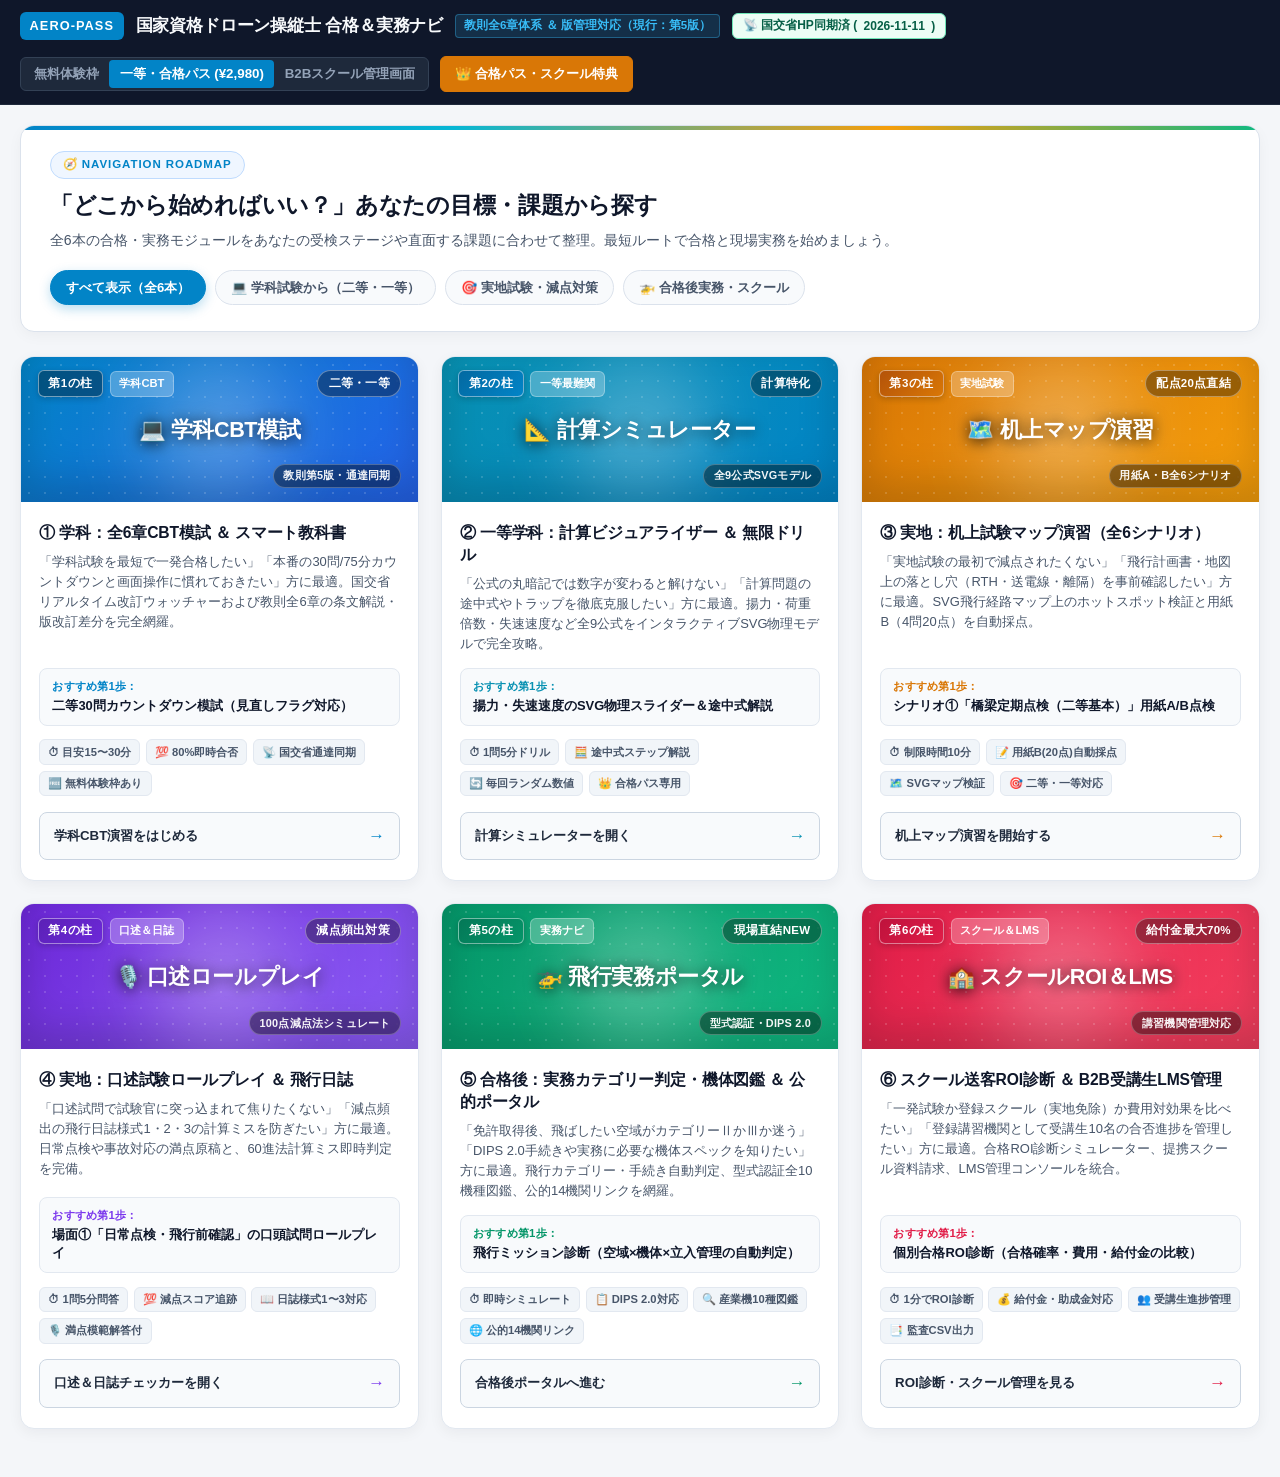
<file: index.html>
<!DOCTYPE html>
<html lang="ja">
<head>
  <meta charset="UTF-8" />
  <meta name="viewport" content="width=device-width, initial-scale=1.0" />
  <title>AERO-PASS | 国家資格ドローン操縦士 合格＆実務ナビ（一等・二等・教則第5版完全準拠）</title>
  <meta name="description" content="国土交通省「無人航空機の飛行の安全に関する教則」全6章体系＆版管理（現行：第5版）完全対応。①全6章学科CBT＆国交省同期、②一等計算ビジュアライザー全9公式、③実地机上試験マップ6シナリオ、④口述＆飛行日誌チェッカー、⑤合格後機体図鑑10機種・実務カテゴリー判定・14公的機関ポータル、⑥スクールROI診断・B2B LMS管理の6本柱。" />
  <link rel="stylesheet" href="styles.css" />
</head>
<body>
  <!-- Cockpit Header -->
  <header class="app-header">
    <div class="header-inner">
      <div class="brand-group" style="cursor:pointer;" onclick="switchModule('home')" title="トップ（6つの柱ポータル）へ戻る">
        <span class="brand-badge">AERO-PASS</span>
        <h1 class="brand-title">国家資格ドローン操縦士 合格＆実務ナビ</h1>
        <span class="edition-tag">教則全6章体系 ＆ 版管理対応（現行：第5版）</span>
        <button class="btn" style="padding:0.22rem 0.6rem; font-size:0.75rem; background:#ecfdf5; border-color:#6ee7b7; color:#065f46; font-weight:800;" onclick="event.stopPropagation(); openMlitWatcherFromAnywhere();" title="国土交通省（航空局）公式HP リアルタイム改訂ウォッチャーを開く">
          📡 国交省HP同期済 (<span id="header-mlit-verified-date">2026-11-11</span>)
        </button>
      </div>

      <div class="header-actions">
        <!-- User Tier Simulator (Free / B2C Pass / B2B School Admin) -->
        <div class="tier-switcher" role="group" aria-label="表示モード切替">
          <button id="tier-free" onclick="setAccessTier('free')">無料体験枠</button>
          <button id="tier-pass" class="active" onclick="setAccessTier('pass')">一等・合格パス (¥2,980)</button>
          <button id="tier-b2b" onclick="setAccessTier('b2b')">B2Bスクール管理画面</button>
        </div>
        <button id="btn-open-paywall" class="btn btn-amber" onclick="openPaywallModal()">
          👑 合格パス・スクール特典
        </button>
      </div>
    </div>
  </header>

  <!-- Main Workspace -->
  <main class="main-container">

    <!-- =====================================================================
         HOME PORTAL: トップページ — 核となる「6つの柱」タイルポータル
         ===================================================================== -->
    <section id="mod-home">


      <!-- NAVIGATION ROADMAP Header (BizHack AI Inspired) -->
      <div class="roadmap-header">
        <div class="roadmap-badge-top">
          <span>🧭 NAVIGATION ROADMAP</span>
        </div>
        <h2 class="roadmap-title">「どこから始めればいい？」あなたの目標・課題から探す</h2>
        <p class="roadmap-subtitle">
          全6本の合格・実務モジュールをあなたの受検ステージや直面する課題に合わせて整理。最短ルートで合格と現場実務を始めましょう。
        </p>

        <!-- Category Quick Filter Tabs -->
        <div class="roadmap-filter-tabs" role="tablist" aria-label="目的別絞り込み">
          <button class="roadmap-filter-btn active" onclick="filterPillars('all', this)">すべて表示（全6本）</button>
          <button class="roadmap-filter-btn" onclick="filterPillars('gakka', this)">💻 学科試験から（二等・一等）</button>
          <button class="roadmap-filter-btn" onclick="filterPillars('jitchi', this)">🎯 実地試験・減点対策</button>
          <button class="roadmap-filter-btn" onclick="filterPillars('business', this)">🚁 合格後実務・スクール</button>
        </div>
      </div>

      <!-- 6-Pillar Tile Grid (BizHack AI Article Card Design) -->
      <div class="pillar-grid" id="pillar-grid-container">

        <!-- Pillar 1 Tile: 学科CBT模試 ＆ スマート教科書（独立ページ cbt.html） -->
        <div class="pillar-tile pillar-accent-blue" data-category="gakka" onclick="location.href='cbt.html'">
          <div class="card-thumb" style="background: linear-gradient(135deg, #0284c7, #2563eb);">
            <div class="thumb-pattern"></div>
            <div class="thumb-glow"></div>
            <div class="thumb-header">
              <div class="thumb-header-left">
                <span class="series-badge">第1の柱</span>
                <span class="category-tag">学科CBT</span>
              </div>
              <span class="thumb-tag-right">二等・一等</span>
            </div>
            <div class="thumb-visual">
              <div class="thumb-main-title">💻 学科CBT模試</div>
            </div>
            <div class="thumb-footer">
              <span class="thumb-date">教則第5版・通達同期</span>
            </div>
          </div>
          <div class="card-body">
            <h3 class="card-title">① 学科：全6章CBT模試 ＆ スマート教科書</h3>
            <p class="card-excerpt">
              「学科試験を最短で一発合格したい」「本番の30問/75分カウントダウンと画面操作に慣れておきたい」方に最適。国交省リアルタイム改訂ウォッチャーおよび教則全6章の条文解説・版改訂差分を完全網羅。
            </p>
            <div class="roadmap-card-pick">
              <span class="roadmap-pick-label">おすすめ第1歩：</span>
              <span class="roadmap-pick-text">二等30問カウントダウン模試（見直しフラグ対応）</span>
            </div>
            <div class="card-meta-tags">
              <span class="card-meta-tag">⏱ 目安15〜30分</span>
              <span class="card-meta-tag">💯 80%即時合否</span>
              <span class="card-meta-tag">📡 国交省通達同期</span>
              <span class="card-meta-tag">🆓 無料体験枠あり</span>
            </div>
            <div class="card-cta-btn">
              <span>学科CBT演習をはじめる</span>
              <span class="card-cta-arrow">→</span>
            </div>
          </div>
        </div>

        <!-- Pillar 2 Tile: 一等学科 計算ビジュアライザー ＆ 無限ドリル -->
        <div class="pillar-tile pillar-accent-cyan" data-category="gakka" onclick="switchModule('calc')">
          <div class="card-thumb" style="background: linear-gradient(135deg, #0891b2, #0284c7);">
            <div class="thumb-pattern"></div>
            <div class="thumb-glow"></div>
            <div class="thumb-header">
              <div class="thumb-header-left">
                <span class="series-badge" style="background:linear-gradient(135deg, #0369a1, #0284c7);">第2の柱</span>
                <span class="category-tag">一等最難関</span>
              </div>
              <span class="thumb-tag-right">計算特化</span>
            </div>
            <div class="thumb-visual">
              <div class="thumb-main-title">📐 計算シミュレーター</div>
            </div>
            <div class="thumb-footer">
              <span class="thumb-date">全9公式SVGモデル</span>
            </div>
          </div>
          <div class="card-body">
            <h3 class="card-title">② 一等学科：計算ビジュアライザー ＆ 無限ドリル</h3>
            <p class="card-excerpt">
              「公式の丸暗記では数字が変わると解けない」「計算問題の途中式やトラップを徹底克服したい」方に最適。揚力・荷重倍数・失速速度など全9公式をインタラクティブSVG物理モデルで完全攻略。
            </p>
            <div class="roadmap-card-pick">
              <span class="roadmap-pick-label">おすすめ第1歩：</span>
              <span class="roadmap-pick-text">揚力・失速速度のSVG物理スライダー＆途中式解説</span>
            </div>
            <div class="card-meta-tags">
              <span class="card-meta-tag">⏱ 1問5分ドリル</span>
              <span class="card-meta-tag">🧮 途中式ステップ解説</span>
              <span class="card-meta-tag">🔄 毎回ランダム数値</span>
              <span class="card-meta-tag">👑 合格パス専用</span>
            </div>
            <div class="card-cta-btn">
              <span>計算シミュレーターを開く</span>
              <span class="card-cta-arrow">→</span>
            </div>
          </div>
        </div>

        <!-- Pillar 3 Tile: 実地 机上試験マップ演習 -->
        <div class="pillar-tile pillar-accent-amber" data-category="jitchi" onclick="switchModule('kijo')">
          <div class="card-thumb" style="background: linear-gradient(135deg, #d97706, #f59e0b);">
            <div class="thumb-pattern"></div>
            <div class="thumb-glow"></div>
            <div class="thumb-header">
              <div class="thumb-header-left">
                <span class="series-badge" style="background:linear-gradient(135deg, #b45309, #d97706);">第3の柱</span>
                <span class="category-tag">実地試験</span>
              </div>
              <span class="thumb-tag-right">配点20点直結</span>
            </div>
            <div class="thumb-visual">
              <div class="thumb-main-title">🗺️ 机上マップ演習</div>
            </div>
            <div class="thumb-footer">
              <span class="thumb-date">用紙A・B全6シナリオ</span>
            </div>
          </div>
          <div class="card-body">
            <h3 class="card-title">③ 実地：机上試験マップ演習（全6シナリオ）</h3>
            <p class="card-excerpt">
              「実地試験の最初で減点されたくない」「飛行計画書・地図上の落とし穴（RTH・送電線・離隔）を事前確認したい」方に最適。SVG飛行経路マップ上のホットスポット検証と用紙B（4問20点）を自動採点。
            </p>
            <div class="roadmap-card-pick">
              <span class="roadmap-pick-label">おすすめ第1歩：</span>
              <span class="roadmap-pick-text">シナリオ①「橋梁定期点検（二等基本）」用紙A/B点検</span>
            </div>
            <div class="card-meta-tags">
              <span class="card-meta-tag">⏱ 制限時間10分</span>
              <span class="card-meta-tag">📝 用紙B(20点)自動採点</span>
              <span class="card-meta-tag">🗺️ SVGマップ検証</span>
              <span class="card-meta-tag">🎯 二等・一等対応</span>
            </div>
            <div class="card-cta-btn">
              <span>机上マップ演習を開始する</span>
              <span class="card-cta-arrow">→</span>
            </div>
          </div>
        </div>

        <!-- Pillar 4 Tile: 実地 口述試験ロールプレイ ＆ 飛行日誌 -->
        <div class="pillar-tile pillar-accent-violet" data-category="jitchi" onclick="switchModule('oral')">
          <div class="card-thumb" style="background: linear-gradient(135deg, #6d28d9, #8b5cf6);">
            <div class="thumb-pattern"></div>
            <div class="thumb-glow"></div>
            <div class="thumb-header">
              <div class="thumb-header-left">
                <span class="series-badge" style="background:linear-gradient(135deg, #5b21b6, #6d28d9);">第4の柱</span>
                <span class="category-tag">口述＆日誌</span>
              </div>
              <span class="thumb-tag-right">減点頻出対策</span>
            </div>
            <div class="thumb-visual">
              <div class="thumb-main-title">🎙️ 口述ロールプレイ</div>
            </div>
            <div class="thumb-footer">
              <span class="thumb-date">100点減点法シミュレート</span>
            </div>
          </div>
          <div class="card-body">
            <h3 class="card-title">④ 実地：口述試験ロールプレイ ＆ 飛行日誌</h3>
            <p class="card-excerpt">
              「口述試問で試験官に突っ込まれて焦りたくない」「減点頻出の飛行日誌様式1・2・3の計算ミスを防ぎたい」方に最適。日常点検や事故対応の満点原稿と、60進法計算ミス即時判定を完備。
            </p>
            <div class="roadmap-card-pick">
              <span class="roadmap-pick-label">おすすめ第1歩：</span>
              <span class="roadmap-pick-text">場面①「日常点検・飛行前確認」の口頭試問ロールプレイ</span>
            </div>
            <div class="card-meta-tags">
              <span class="card-meta-tag">⏱ 1問5分問答</span>
              <span class="card-meta-tag">💯 減点スコア追跡</span>
              <span class="card-meta-tag">📖 日誌様式1〜3対応</span>
              <span class="card-meta-tag">🎙️ 満点模範解答付</span>
            </div>
            <div class="card-cta-btn">
              <span>口述＆日誌チェッカーを開く</span>
              <span class="card-cta-arrow">→</span>
            </div>
          </div>
        </div>

        <!-- Pillar 5 Tile: 合格後 実務カテゴリー判定・機体図鑑 ＆ 公的ポータル -->
        <div class="pillar-tile pillar-accent-emerald" data-category="business" onclick="switchModule('portal')">
          <div class="card-thumb" style="background: linear-gradient(135deg, #059669, #10b981);">
            <div class="thumb-pattern"></div>
            <div class="thumb-glow"></div>
            <div class="thumb-header">
              <div class="thumb-header-left">
                <span class="series-badge" style="background:linear-gradient(135deg, #047857, #059669);">第5の柱</span>
                <span class="category-tag">実務ナビ</span>
              </div>
              <span class="thumb-tag-right">現場直結NEW</span>
            </div>
            <div class="thumb-visual">
              <div class="thumb-main-title">🚁 飛行実務ポータル</div>
            </div>
            <div class="thumb-footer">
              <span class="thumb-date">型式認証・DIPS 2.0</span>
            </div>
          </div>
          <div class="card-body">
            <h3 class="card-title">⑤ 合格後：実務カテゴリー判定・機体図鑑 ＆ 公的ポータル</h3>
            <p class="card-excerpt">
              「免許取得後、飛ばしたい空域がカテゴリーⅡかⅢか迷う」「DIPS 2.0手続きや実務に必要な機体スペックを知りたい」方に最適。飛行カテゴリー・手続き自動判定、型式認証全10機種図鑑、公的14機関リンクを網羅。
            </p>
            <div class="roadmap-card-pick">
              <span class="roadmap-pick-label">おすすめ第1歩：</span>
              <span class="roadmap-pick-text">飛行ミッション診断（空域×機体×立入管理の自動判定）</span>
            </div>
            <div class="card-meta-tags">
              <span class="card-meta-tag">⏱ 即時シミュレート</span>
              <span class="card-meta-tag">📋 DIPS 2.0対応</span>
              <span class="card-meta-tag">🔍 産業機10種図鑑</span>
              <span class="card-meta-tag">🌐 公的14機関リンク</span>
            </div>
            <div class="card-cta-btn">
              <span>合格後ポータルへ進む</span>
              <span class="card-cta-arrow">→</span>
            </div>
          </div>
        </div>

        <!-- Pillar 6 Tile: スクール送客ROI診断 ＆ B2B受講生LMS管理 -->
        <div class="pillar-tile pillar-accent-rose" data-category="business" onclick="switchModule('monetize')">
          <div class="card-thumb" style="background: linear-gradient(135deg, #e11d48, #f43f5e);">
            <div class="thumb-pattern"></div>
            <div class="thumb-glow"></div>
            <div class="thumb-header">
              <div class="thumb-header-left">
                <span class="series-badge" style="background:linear-gradient(135deg, #be123c, #e11d48);">第6の柱</span>
                <span class="category-tag">スクール＆LMS</span>
              </div>
              <span class="thumb-tag-right">給付金最大70%</span>
            </div>
            <div class="thumb-visual">
              <div class="thumb-main-title">🏫 スクールROI＆LMS</div>
            </div>
            <div class="thumb-footer">
              <span class="thumb-date">講習機関管理対応</span>
            </div>
          </div>
          <div class="card-body">
            <h3 class="card-title">⑥ スクール送客ROI診断 ＆ B2B受講生LMS管理</h3>
            <p class="card-excerpt">
              「一発試験か登録スクール（実地免除）か費用対効果を比べたい」「登録講習機関として受講生10名の合否進捗を管理したい」方に最適。合格ROI診断シミュレーター、提携スクール資料請求、LMS管理コンソールを統合。
            </p>
            <div class="roadmap-card-pick">
              <span class="roadmap-pick-label">おすすめ第1歩：</span>
              <span class="roadmap-pick-text">個別合格ROI診断（合格確率・費用・給付金の比較）</span>
            </div>
            <div class="card-meta-tags">
              <span class="card-meta-tag">⏱ 1分でROI診断</span>
              <span class="card-meta-tag">💰 給付金・助成金対応</span>
              <span class="card-meta-tag">👥 受講生進捗管理</span>
              <span class="card-meta-tag">📑 監査CSV出力</span>
            </div>
            <div class="card-cta-btn">
              <span>ROI診断・スクール管理を見る</span>
              <span class="card-cta-arrow">→</span>
            </div>
          </div>
        </div>

      </div>
    </section>

    <!-- =====================================================================
         MODULE 3 (Pillar 3): 実地試験 — 机上試験（飛行計画マップ＆用紙B 4問20点演習・全6シナリオ）
         ===================================================================== -->
    <section id="mod-kijo" class="grid-12 hidden">
      <!-- Breadcrumb Bar -->
      <div class="col-12 page-breadcrumb-bar">
        <div class="page-breadcrumb-left">
          <button class="btn-back-home" onclick="switchModule('home')">🏠 トップ（6つの柱）へ戻る</button>
          <span style="color:var(--border-strong);">/</span>
          <span class="page-breadcrumb-title">🗺️ 第3の柱：実地試験 — 机上試験マップ演習（用紙A/B 全6シナリオ）</span>
        </div>
        <div style="display:flex; gap:0.4rem; align-items:center;">
          <span class="nav-pill" style="background:#fef3c7; color:#92400e; font-weight:700;">用紙B 20点満点</span>
          <span class="nav-pill">全6シナリオ</span>
        </div>
      </div>

      <div class="col-7 card">
        <div class="card-header">
          <div class="card-title">
            <span>📄 用紙A：飛行計画書・飛行経路マップ検証（全6シナリオ）</span>
          </div>
          <div style="display:flex; align-items:center; gap:0.5rem; flex-wrap:wrap;">
            <select id="kijo-scenario-select" class="form-control" style="width:auto; max-width:340px;" onchange="loadKijoScenario(this.value)">
              <option value="0">シナリオ①：河川橋梁の赤外線点検（強風・高圧線RTH不備）</option>
              <option value="1">シナリオ②：工業専用地域隣接の夜間農薬散布（第5版特例）</option>
              <option value="2">シナリオ③：市街地公園フェスティバル空撮（催し場所・離隔）</option>
              <option value="3">シナリオ④：地方空港周辺での造成地写真測量（進入表面75m）</option>
              <option value="4">シナリオ⑤：山間部集落への目視外物資配送（フレネル・投下1m）</option>
              <option value="5">シナリオ⑥：【一等】都市部カテゴリーⅢ医薬品輸送（SORA/GRC）</option>
            </select>
            <span id="kijo-timer-badge" class="mono" style="background:var(--bg-subtle); padding:0.35rem 0.65rem; border-radius:6px; font-weight:700; border:1px solid var(--border-color);">
              ⏱️ 10:00
            </span>
            <button id="btn-kijo-timer" class="btn" onclick="resetKijoTimer()">タイマー開始</button>
          </div>
        </div>

        <!-- Interactive SVG Map -->
        <div style="background:#f8fafc; border:1px solid var(--border-color); border-radius:8px; padding:0.75rem;">
          <svg id="kijo-map-svg" viewBox="0 0 560 220" style="width:100%; height:auto; display:block;"></svg>
        </div>

        <!-- Flight Plan Specification Table -->
        <div class="metric-grid">
          <div class="metric-item">
            <div class="metric-label">使用機体・耐風速上限</div>
            <div id="kijo-spec-drone" class="metric-value" style="font-size:0.84rem; line-height:1.4;"></div>
          </div>
          <div class="metric-item">
            <div class="metric-label">飛行日時・気象条件</div>
            <div id="kijo-spec-weather" class="metric-value" style="font-size:0.84rem; line-height:1.4;"></div>
          </div>
          <div class="metric-item">
            <div class="metric-label">高度・RTH・フェイルセーフ設定</div>
            <div id="kijo-spec-rth" class="metric-value" style="font-size:0.84rem; line-height:1.4;"></div>
          </div>
        </div>

        <div id="kijo-hotspot-alert" class="feedback-box" style="margin-top:0.85rem;">
          💡 <strong>操作方法：</strong> マップ上の3つの検証ボックス（①経路・高度・RTH / ②立入管理・離隔・特例 / ③気象・限界・リスク評価）をクリックすると、飛行計画（用紙A）の矛盾点を検証できます。
        </div>
      </div>

      <!-- Right Column: 用紙B 4問解答フォーム -->
      <div class="col-5 card">
        <div class="card-header">
          <div class="card-title">📝 用紙B：机上試験 4問解答（各5点・計20点）</div>
          <span id="kijo-total-score" class="mono" style="font-weight:800; color:var(--brand-primary); font-size:1rem;">未採点 / 20点</span>
        </div>

        <div id="kijo-questions-container" style="display:flex; flex-direction:column; gap:0.85rem;"></div>

        <div style="margin-top:1rem; display:flex; gap:0.6rem;">
          <button id="btn-grade-kijo" class="btn btn-primary" style="flex:1;" onclick="gradeKijoExam()">
            ✅ 用紙Bを採点して学習履歴に記録（20点満点）
          </button>
        </div>

        <div id="kijo-grade-feedback" class="feedback-box hidden"></div>
      </div>
    </section>

    <!-- =====================================================================
         MODULE 4 (Pillar 4): 実地試験 — 口述試験AIロールプレイ(全6場面) ＆ 飛行日誌チェッカー(全6項目)
         ===================================================================== -->
    <section id="mod-oral" class="grid-12 hidden">
      <!-- Breadcrumb Bar -->
      <div class="col-12 page-breadcrumb-bar">
        <div class="page-breadcrumb-left">
          <button class="btn-back-home" onclick="switchModule('home')">🏠 トップ（6つの柱）へ戻る</button>
          <span style="color:var(--border-strong);">/</span>
          <span class="page-breadcrumb-title">🎙️ 第4の柱：実地試験 — 口述試験ロールプレイ ＆ 飛行日誌チェッカー</span>
        </div>
        <div style="display:flex; gap:0.4rem; align-items:center;">
          <span class="nav-pill" style="background:#ede9fe; color:#5b21b6; font-weight:700;">100点減点方式</span>
          <span class="nav-pill">6場面 × 6日誌</span>
        </div>
      </div>

      <!-- Left: Oral Exam Simulator (6 Stages) -->
      <div class="col-6 card">
        <div class="card-header">
          <div class="card-title">🎙️ 口述試験ロールプレイ（全6場面：二等・一等対応）</div>
          <span id="oral-points-badge" class="mono" style="background:var(--status-success-bg); color:var(--status-success); padding:0.25rem 0.65rem; border-radius:6px; font-weight:800;">
            残り持ち点: 100 / 100点
          </span>
        </div>

        <div id="oral-stage-buttons" style="margin-bottom:0.85rem; display:flex; gap:0.4rem; flex-wrap:wrap;"></div>

        <div style="background:var(--bg-subtle); border:1px solid var(--border-color); border-radius:8px; padding:1rem; margin-bottom:0.85rem;">
          <div style="font-size:0.76rem; font-weight:700; color:var(--brand-primary); margin-bottom:0.35rem;" id="oral-stage-label"></div>
          <p id="oral-examiner-q" style="font-weight:700; font-size:0.93rem; line-height:1.55;"></p>
        </div>

        <div id="oral-choices-box" class="choice-list"></div>

        <div id="oral-result-box" class="feedback-box">
          👆 試験官の質問に対する口頭回答を選択してください。模範発声フレーズと採点チェックポイントを表示します。
        </div>

        <!-- Model Voice Script & Key Points Box -->
        <div id="oral-model-script-box" style="margin-top:0.85rem; background:#f8fafc; border:1px solid var(--border-color); border-radius:8px; padding:0.9rem;">
          <div style="font-weight:700; font-size:0.82rem; color:var(--text-main); margin-bottom:0.35rem;">🗣️ 試験本番用・満点発声スクリプト ＆ 採点官チェックポイント</div>
          <p id="oral-model-answer" style="font-size:0.82rem; color:#0f172a; background:#e0f2fe; padding:0.65rem; border-radius:6px; margin-bottom:0.5rem; line-height:1.55;"></p>
          <ul id="oral-key-points" style="font-size:0.8rem; color:var(--text-secondary); padding-left:1.2rem; line-height:1.55;"></ul>
        </div>
      </div>

      <!-- Right: Flight Log (飛行日誌 3様式・全6項目) Defect Inspector -->
      <div class="col-6 card">
        <div class="card-header">
          <div class="card-title">📋 飛行日誌（様式1・2・3 全6ケース）不備チェッカー</div>
          <span class="nav-pill">実地試験・減点頻出</span>
        </div>

        <p style="font-size:0.84rem; color:var(--text-secondary); margin-bottom:0.85rem;">
          実地試験の最後に行われる「飛行日誌（様式1：飛行記録、様式2：日常点検記録、様式3：点検整備記録）」では、60進法の総飛行時間計算ミスや様式間の連動漏れが即減点となります。<strong>全6項目の不備事例をクリックして検証・修正</strong>してください。
        </p>

        <table class="data-table">
          <thead>
            <tr>
              <th style="width:28%;">様式・点検項目</th>
              <th style="width:48%;">受験者の誤記入例 → 正しい記載ルール</th>
              <th style="width:24%;">判定・修正</th>
            </tr>
          </thead>
          <tbody id="flight-log-tbody"></tbody>
        </table>

        <div id="flight-log-feedback" class="feedback-box" style="margin-top:0.85rem;">
          💡 表の中の「⚠️ 検証・修正する」ボタンを押して、飛行日誌全6パターンの減点ポイントをマスターしましょう。
        </div>
      </div>
    </section>

    <!-- =====================================================================
         MODULE 2 (Pillar 2): 一等学科 — 計算ビジュアライザー(全9公式) ＆ 無限ランダム生成ドリル
         ===================================================================== -->
    <section id="mod-calc" class="grid-12 hidden">
      <!-- Breadcrumb Bar -->
      <div class="col-12 page-breadcrumb-bar">
        <div class="page-breadcrumb-left">
          <button class="btn-back-home" onclick="switchModule('home')">🏠 トップ（6つの柱）へ戻る</button>
          <span style="color:var(--border-strong);">/</span>
          <span class="page-breadcrumb-title">📐 第2の柱：一等学科 — 飛行性能の計算 全9公式ビジュアライザー＆無限ドリル</span>
        </div>
        <div style="display:flex; gap:0.4rem; align-items:center;">
          <span class="nav-pill" style="background:#cffafe; color:#0e7490; font-weight:700;">一等学科専用</span>
          <span class="nav-pill">全9公式SVGモデル</span>
        </div>
      </div>

      <!-- Left: Interactive Physics Visualizer (All 9 Formulas) -->
      <div class="col-7 card">
        <div class="card-header">
          <div class="card-title">📐 一等・飛行性能の物理ビジュアライザー（全9公式完全網羅）</div>
          <select id="calc-formula-select" class="form-control" style="width:auto; max-width:310px; font-weight:700;" onchange="setCalcVisualizer(this.value)"></select>
        </div>

        <!-- Quick Formula Buttons (All 9 Formulas) -->
        <div id="calc-formula-buttons" style="display:flex; gap:0.35rem; flex-wrap:wrap; margin-bottom:0.85rem;"></div>

        <!-- Formula Equation & Description Banner -->
        <div style="background:var(--bg-subtle); border:1px solid var(--border-color); border-radius:8px; padding:0.75rem 0.9rem; margin-bottom:0.85rem;">
          <div style="display:flex; justify-content:space-between; align-items:center; flex-wrap:wrap; gap:0.4rem;">
            <strong id="calc-formula-title" style="font-size:0.88rem; color:var(--brand-primary);"></strong>
            <span id="calc-formula-eq" class="mono" style="background:#ffffff; padding:0.2rem 0.55rem; border-radius:4px; border:1px solid var(--border-strong); font-weight:700; font-size:0.8rem;"></span>
          </div>
          <p id="calc-formula-desc" style="font-size:0.8rem; color:var(--text-secondary); margin-top:0.35rem;"></p>
        </div>

        <div class="slider-row">
          <div>
            <div style="display:flex; justify-content:space-between; font-size:0.82rem; margin-bottom:0.25rem;">
              <span id="calc-s1-label">スライダー1</span>
              <strong id="calc-s1-val" class="mono"></strong>
            </div>
            <input id="calc-s1" type="range" min="5" max="25" step="1" value="10" style="width:100%;" oninput="renderCalcVisualizer()" />
          </div>
          <div>
            <div style="display:flex; justify-content:space-between; font-size:0.82rem; margin-bottom:0.25rem;">
              <span id="calc-s2-label">スライダー2</span>
              <strong id="calc-s2-val" class="mono"></strong>
            </div>
            <input id="calc-s2" type="range" min="15" max="60" step="15" value="45" style="width:100%;" oninput="renderCalcVisualizer()" />
          </div>
        </div>

        <div style="background:#f8fafc; border:1px solid var(--border-color); border-radius:8px; padding:0.75rem;">
          <svg id="calc-viz-svg" viewBox="0 0 540 185" style="width:100%; height:auto; display:block;"></svg>
        </div>

        <div class="metric-grid">
          <div class="metric-item">
            <div id="calc-m1-label" class="metric-label">指標1</div>
            <div id="calc-m1-val" class="metric-value mono" style="font-size:1rem;"></div>
          </div>
          <div class="metric-item">
            <div id="calc-m2-label" class="metric-label">指標2</div>
            <div id="calc-m2-val" class="metric-value mono" style="font-size:1rem;"></div>
          </div>
          <div class="metric-item">
            <div id="calc-m3-label" class="metric-label">指標3</div>
            <div id="calc-m3-val" class="metric-value mono" style="font-size:0.86rem;"></div>
          </div>
        </div>

        <div id="calc-step-box" class="mono" style="margin-top:0.75rem; font-size:0.79rem; background:#f8fafc; border:1px dashed var(--border-strong); padding:0.55rem 0.75rem; border-radius:6px; color:var(--text-secondary);"></div>
      </div>

      <!-- Right: Infinite Random Drill + Built-in CBT Calculator -->
      <div class="col-5 card">
        <div class="card-header">
          <div class="card-title">🎲 無限ランダム計算ドリル（全9公式連動）</div>
          <div style="display:flex; gap:0.4rem;">
            <button class="btn" onclick="generateNewDrill(currentCalcViz)">🎯 選択中の公式で出題</button>
            <button class="btn btn-primary" onclick="generateNewDrill('all')">🔄 全9公式ランダム出題</button>
          </div>
        </div>

        <div id="drill-formula-tag" style="font-size:0.76rem; font-weight:700; color:var(--brand-primary); margin-bottom:0.35rem;"></div>
        <div id="drill-stem" style="background:var(--bg-subtle); border:1px solid var(--border-color); border-radius:8px; padding:0.9rem; font-weight:600; margin-bottom:0.85rem; line-height:1.55;"></div>

        <div id="drill-choices" class="choice-list"></div>

        <div id="drill-feedback" class="feedback-box">
          💡 解答を選ぶと、途中式と誤答トラップ解説を表示し、左の物理ビジュアライザーに問題の数値を自動同期します。
        </div>

        <!-- Mini CBT Calculator -->
        <div style="margin-top:1rem; padding-top:0.85rem; border-top:1px solid var(--border-color);">
          <div style="display:flex; justify-content:space-between; align-items:center; margin-bottom:0.4rem;">
            <span style="font-size:0.78rem; font-weight:700; color:var(--text-secondary);">🧮 CBT試験画面内 簡易電卓（ルート・四則演算）</span>
            <button class="btn" style="padding:0.2rem 0.5rem; font-size:0.72rem;" onclick="clearMiniCalc()">クリア (C)</button>
          </div>
          <div style="display:flex; gap:0.5rem;">
            <input id="mini-calc-input" type="text" class="form-control mono" placeholder="例: (14*14)/(9.8*1.73)" />
            <button class="btn btn-primary" onclick="evalMiniCalc()">＝ 計算</button>
            <button class="btn" onclick="sqrtMiniCalc()">√ ルート</button>
          </div>
        </div>
      </div>
    </section>

    <!-- =====================================================================
         MODULE 1 (Pillar 1): 学科CBT模試 ＆ 教則スマート教科書
         ※ 独立ページ cbt.html へ完全移行・分離（トップ画面から遷移）
         ===================================================================== -->

    <!-- =====================================================================
         MODULE 5 (Pillar 5): 合格後：機体図鑑・実務カテゴリー判定・国交省＆公的機関ポータル
         ===================================================================== -->
    <section id="mod-portal" class="grid-12 hidden">
      <!-- Breadcrumb Bar -->
      <div class="col-12 page-breadcrumb-bar">
        <div class="page-breadcrumb-left">
          <button class="btn-back-home" onclick="switchModule('home')">🏠 トップ（6つの柱）へ戻る</button>
          <span style="color:var(--border-strong);">/</span>
          <span class="page-breadcrumb-title">🚁 第5の柱：合格後実務ポータル — 機体図鑑・飛行カテゴリー判定・公的機関リンク</span>
        </div>
        <div style="display:flex; gap:0.4rem; align-items:center;">
          <span class="nav-pill" style="background:#d1fae5; color:#065f46; font-weight:700;">実務・機体選定</span>
          <span class="nav-pill">10機種 × 14機関</span>
        </div>
      </div>

      <!-- Top Left: 飛行ミッション別・必要手続き＆カテゴリー（Ⅰ/ⅡB/ⅡA/Lv3.5/Ⅲ）自動判定シミュレーター -->
      <div class="col-6 card">
        <div class="card-header">
          <div class="card-title">🛫 合格後実務「飛行ミッション別・必要手続き＆カテゴリー（Ⅰ/ⅡB/ⅡA/Lv3.5/Ⅲ）自動判定シミュレーター」</div>
        </div>
        <p style="font-size:0.82rem; color:var(--text-secondary); margin-bottom:0.85rem;">
          保有する技能証明・使用する機体の型式/機体認証区分・飛行空域と方法の3条件を選択すると、航空法上のカテゴリー区分、DIPS 2.0での飛行許可・承認の要否、必須手続きと現場携行チェックリストをリアルタイム判定します。
        </p>

        <div class="metric-grid" style="margin-top:0; margin-bottom:0.85rem;">
          <div style="text-align:left;">
            <label for="portal-sim-license" style="font-size:0.75rem; font-weight:700; display:block; margin-bottom:0.25rem;">① 保有技能証明</label>
            <select id="portal-sim-license" class="form-control" onchange="updatePortalMissionSim()">
              <option value="ittou">一等（目視内限定解除済）</option>
              <option value="nitou" selected>二等（目視内限定解除済）</option>
              <option value="none">技能証明なし</option>
            </select>
          </div>
          <div style="text-align:left;">
            <label for="portal-sim-aircraft" style="font-size:0.75rem; font-weight:700; display:block; margin-bottom:0.25rem;">② 使用機体区分</label>
            <select id="portal-sim-aircraft" class="form-control" onchange="updatePortalMissionSim()">
              <option value="type1">第一種機体認証機</option>
              <option value="type2" selected>第二種機体認証機（25kg未満）</option>
              <option value="none_under25">型式認証なし（25kg未満）</option>
              <option value="none_over25">25kg以上大型機</option>
            </select>
          </div>
          <div style="text-align:left;">
            <label for="portal-sim-airspace" style="font-size:0.75rem; font-weight:700; display:block; margin-bottom:0.25rem;">③ 飛行空域・方法</label>
            <select id="portal-sim-airspace" class="form-control" onchange="updatePortalMissionSim()">
              <option value="cat1_normal">カテゴリーⅠ（特定飛行なし）</option>
              <option value="did_night_bvlos_30m" selected>DID・夜間・目視外・30m未満（立入管理あり）</option>
              <option value="level3_5">レベル3.5飛行（機上カメラ＋保険＋運航概要宣言書）</option>
              <option value="airport_150m_event_hazmat">空港周辺・150m以上・催し場所・危険物・物件投下</option>
              <option value="third_party_overflight_lv4">第三者上空飛行（カテゴリーⅢ・レベル4）</option>
            </select>
          </div>
        </div>

        <div id="portal-sim-result-box"></div>
      </div>

      <!-- Top Right: 試験合格後のDIPS 2.0・運航実務 5ステップ完全ロードマップ -->
      <div class="col-6 card">
        <div class="card-header">
          <div class="card-title">🗺️ 試験合格後のDIPS 2.0・運航実務 5ステップ完全ロードマップ</div>
          <span class="nav-pill" style="background:#e0f2fe; color:#0369a1; font-weight:700;">交付申請〜3年更新・行政処分軽減</span>
        </div>
        <p style="font-size:0.82rem; color:var(--text-secondary); margin-bottom:0.75rem;">
          指定試験機関（ClassNK）での合格証明書発行から、DIPS 2.0での技能証明書交付、機体登録・リモートID、賠償責任保険・包括/レベル3.5申請、毎日の飛行計画通報・飛行日誌、3年ごとの更新講習までを網羅しています。
        </p>

        <div id="portal-roadmap-tabs" style="display:flex; gap:0.4rem; flex-wrap:wrap; margin-bottom:0.85rem;"></div>
        <div id="portal-roadmap-body"></div>
      </div>

      <!-- Middle Full-Width: 型式認証機・主要実務ドローン機体図鑑（全10機種・スペック＆法規メリット比較） -->
      <div class="col-12 card">
        <div class="card-header">
          <div>
            <div class="card-title">🚁 型式認証機・主要実務ドローン機体図鑑（全10機種・スペック＆法規メリット比較）</div>
            <p style="font-size:0.79rem; color:var(--text-secondary); margin-top:0.2rem;">
              第一種・第二種型式認証機（ACSL PF2-CAT3、イームズ E6150TC、Sony Airpeak S1）から、産業点検主力機（Matrice 350 RTK、Mavic 3 Enterprise）、25kg以上大型物流・農薬散布機（FlyCart 30、FAZER R G2、Agras T25/T50）まで、技能証明保有者が運航する際の航空法上のメリットを比較できます。
            </p>
          </div>
          <div style="display:flex; gap:0.5rem; align-items:center; flex-wrap:wrap;">
            <input id="portal-drone-search" type="text" class="form-control" style="width:230px;" placeholder="機種名・用途・法規で検索..." oninput="renderPortalDroneCatalog()" />
          </div>
        </div>

        <div style="display:flex; gap:0.4rem; flex-wrap:wrap; margin-bottom:0.85rem;">
          <button id="portal-drone-cat-all" class="btn btn-primary" style="font-size:0.77rem;" onclick="setPortalDroneCategory('all')">すべて(10)</button>
          <button id="portal-drone-cat-type1_cert" class="btn" style="font-size:0.77rem;" onclick="setPortalDroneCategory('type1_cert')">第一種型式認証</button>
          <button id="portal-drone-cat-type2_cert" class="btn" style="font-size:0.77rem;" onclick="setPortalDroneCategory('type2_cert')">第二種型式認証</button>
          <button id="portal-drone-cat-enterprise" class="btn" style="font-size:0.77rem;" onclick="setPortalDroneCategory('enterprise')">産業・点検・測量</button>
          <button id="portal-drone-cat-agri_logistics" class="btn" style="font-size:0.77rem;" onclick="setPortalDroneCategory('agri_logistics')">大型物流・農薬散布(25kg以上)</button>
          <button id="portal-drone-cat-training_compact" class="btn" style="font-size:0.77rem;" onclick="setPortalDroneCategory('training_compact')">空撮・講習定番機</button>
        </div>

        <div id="portal-drone-grid" style="display:grid; grid-template-columns:repeat(auto-fill, minmax(360px, 1fr)); gap:0.85rem;"></div>
      </div>

      <!-- Bottom Full-Width: 国土交通省（航空局）・DIPS 2.0・空域マップ・電波法 公式ポータルリンク集（全14公的サイト） -->
      <div class="col-12 card">
        <div class="card-header">
          <div>
            <div class="card-title">🏛️ 国土交通省（航空局）・DIPS 2.0・空域マップ・電波法 公式ポータルリンク集（全14公的サイト）</div>
            <p style="font-size:0.79rem; color:var(--text-secondary); margin-top:0.2rem;">
              実務パイロットが日常業務で参照する国交省航空局、DIPS 2.0、日本海事協会、プロメトリック、国土地理院DIDマップ、警察庁・防衛省（小型無人機等飛行禁止法）、AIS JAPAN（NOTAM）、総務省電波利用、運輸安全委員会、気象庁の公式ポータルを網羅。
            </p>
          </div>
          <div style="display:flex; gap:0.4rem; flex-wrap:wrap;">
            <button id="portal-dir-cat-all" class="btn btn-primary" style="font-size:0.77rem;" onclick="setPortalDirectoryCategory('all')">すべて(14)</button>
            <button id="portal-dir-cat-mlit_core" class="btn" style="font-size:0.77rem;" onclick="setPortalDirectoryCategory('mlit_core')">🏛️ 国交省・航空局公式</button>
            <button id="portal-dir-cat-dips_exam" class="btn" style="font-size:0.77rem;" onclick="setPortalDirectoryCategory('dips_exam')">💻 DIPS 2.0・試験機関</button>
            <button id="portal-dir-cat-airspace_map" class="btn" style="font-size:0.77rem;" onclick="setPortalDirectoryCategory('airspace_map')">🗺️ 空域・DID・飛行禁止法マップ</button>
            <button id="portal-dir-cat-radio_safety" class="btn" style="font-size:0.77rem;" onclick="setPortalDirectoryCategory('radio_safety')">📡 電波法・事故調査・気象</button>
          </div>
        </div>

        <div id="portal-directory-grid" style="display:grid; grid-template-columns:repeat(auto-fill, minmax(350px, 1fr)); gap:0.85rem;"></div>
      </div>
    </section>

    <!-- =====================================================================
         MODULE 6 (Pillar 6): スクール送客・個人弱点トップ3分析・B2B LMS管理画面
         ===================================================================== -->
    <section id="mod-monetize" class="grid-12 hidden">
      <!-- Breadcrumb Bar -->
      <div class="col-12 page-breadcrumb-bar">
        <div class="page-breadcrumb-left">
          <button class="btn-back-home" onclick="switchModule('home')">🏠 トップ（6つの柱）へ戻る</button>
          <span style="color:var(--border-strong);">/</span>
          <span class="page-breadcrumb-title">🏫 第6の柱：スクール送客・弱点分析・B2B受講生LMS管理</span>
        </div>
        <div style="display:flex; gap:0.4rem; align-items:center;">
          <span class="nav-pill" style="background:#ffe4e6; color:#9f1239; font-weight:700;">ROI＆LMS</span>
          <span class="nav-pill">全国9エリア</span>
        </div>
      </div>

      <!-- Top Row: Personal Weakness Top 3 & Pass Probability Analytics -->
      <div class="col-12 card">
        <div class="card-header">
          <div class="card-title">📊 【個人AI分析】あなたの推定合格確率 ＆ 最優先で復習すべき弱点トップ3</div>
          <div style="display:flex; gap:0.5rem; align-items:center;">
            <span id="study-pass-verdict" class="nav-pill" style="font-size:0.8rem; font-weight:800; padding:0.3rem 0.7rem;"></span>
            <button class="btn" onclick="resetPersonalStudyData()">🔄 履歴リセット</button>
          </div>
        </div>

        <div class="grid-12" style="gap:1rem;">
          <div class="col-4">
            <div class="metric-grid" style="grid-template-columns:repeat(2, 1fr); margin-top:0;">
              <div class="metric-item">
                <div class="metric-label">現在の推定合格確率</div>
                <div id="study-prob-val" class="metric-value mono" style="color:var(--brand-primary); font-size:1.35rem;">--%</div>
              </div>
              <div class="metric-item">
                <div class="metric-label">第5版改訂箇所 習熟度</div>
                <div id="study-5th-val" class="metric-value mono" style="font-size:1.2rem;">--%</div>
              </div>
              <div class="metric-item">
                <div class="metric-label">一等計算ドリル 正答率</div>
                <div id="study-calc-val" class="metric-value mono" style="font-size:1.1rem;">--%</div>
              </div>
              <div class="metric-item">
                <div class="metric-label">机上・口述 直近スコア</div>
                <div id="study-desk-val" class="metric-value mono" style="font-size:1.1rem;">--点</div>
              </div>
            </div>
          </div>

          <div class="col-8">
            <div style="font-weight:700; font-size:0.84rem; margin-bottom:0.45rem; color:var(--text-secondary);">🚨 最優先で復習すべき弱点トップ3（問題演習結果からリアルタイム算出）</div>
            <div id="study-weakness-top3" style="display:grid; grid-template-columns:repeat(3, 1fr); gap:0.65rem;"></div>
          </div>
        </div>
      </div>

      <!-- Left: Cost & Pass Rate ROI Simulator -> School Lead Gen Funnel -->
      <div class="col-6 card">
        <div class="card-header">
          <div class="card-title">🏫 【送客エンジン】一発試験 vs 登録講習機関（給付金対応ROI診断）</div>
          <span id="cpa-revenue-pill" class="nav-pill" style="background:var(--status-warning-bg); color:var(--status-warning); font-weight:700;">累計送客報酬 ¥312,500</span>
        </div>

        <p style="font-size:0.83rem; color:var(--text-secondary); margin-bottom:0.85rem;">
          資格区分・現在の操縦経験・利用できる給付金（教育訓練給付金／人材開発支援助成金）を選択すると、「指定試験機関での一発試験（再受験・コート代込）」と「登録講習機関（実地100%免除）」の総費用と合格率を精密比較します。
        </p>

        <div class="metric-grid" style="margin-top:0; margin-bottom:0.85rem;">
          <div style="text-align:left;">
            <label style="font-size:0.75rem; font-weight:700; display:block; margin-bottom:0.25rem;">① 取得目標の資格区分</label>
            <select id="lead-license-type" class="form-control" onchange="updateSchoolComparison()">
              <option value="nitou_basic">二等（基本）</option>
              <option value="nitou_full" selected>二等（基本＋夜間・目視外フル）</option>
              <option value="ittou_basic">一等（基本）</option>
              <option value="ittou_full">一等（基本＋夜間・目視外フル）</option>
            </select>
          </div>
          <div style="text-align:left;">
            <label style="font-size:0.75rem; font-weight:700; display:block; margin-bottom:0.25rem;">② 現在の操縦経験・練習環境</label>
            <select id="lead-exp-level" class="form-control" onchange="updateSchoolComparison()">
              <option value="beginner">未経験・ATTI練習環境なし</option>
              <option value="hobby">空撮経験あり（GPSのみ）</option>
              <option value="pro">業務経験・練習コートあり</option>
            </select>
          </div>
          <div style="text-align:left;">
            <label style="font-size:0.75rem; font-weight:700; display:block; margin-bottom:0.25rem;">③ 給付金・助成金の活用</label>
            <select id="lead-subsidy-type" class="form-control" onchange="updateSchoolComparison()">
              <option value="kyufukin" selected>教育訓練給付金（個人20〜40%還付）</option>
              <option value="joseikin">人材開発支援助成金（法人最大75%）</option>
              <option value="none">利用しない（一般個人）</option>
            </select>
          </div>
        </div>

        <div id="school-comparison-box" style="background:var(--bg-subtle); border:1px solid var(--border-color); border-radius:8px; padding:0.9rem; margin-bottom:0.9rem;"></div>

        <!-- Area School Directory & Lead Gen Form -->
        <div style="border-top:1px solid var(--border-color); padding-top:0.85rem;">
          <div style="display:flex; justify-content:space-between; align-items:center; margin-bottom:0.5rem; flex-wrap:wrap; gap:0.4rem;">
            <div style="font-weight:700; font-size:0.86rem;">📩 全国エリア別・実地試験免除の登録講習機関を検索＆資料請求</div>
            <select id="lead-pref" class="form-control" style="width:auto;" onchange="renderMatchedSchools()">
              <option value="東京都">関東（東京都・神奈川・千葉・埼玉）</option>
              <option value="神奈川県">神奈川県（横浜・厚木）</option>
              <option value="千葉県">千葉県・埼玉県（幕張・大宮）</option>
              <option value="愛知県">中部（愛知県・静岡・長野）</option>
              <option value="大阪府">関西（大阪府・兵庫・京都）</option>
              <option value="北海道">北海道・東北（札幌・仙台）</option>
              <option value="広島県">中国・四国（広島・高松）</option>
              <option value="福岡県">九州・沖縄（博多・熊本・那覇）</option>
              <option value="全国オンライン学科対応">全国オンライン学科＋47都道府県実技網</option>
            </select>
          </div>

          <div id="matched-schools-list" style="display:flex; flex-direction:column; gap:0.5rem; margin-bottom:0.75rem;"></div>

          <button class="btn btn-amber" style="width:100%; padding:0.65rem;" onclick="submitSchoolLead()">
            🎁 選択エリアの提携スクール資料を一括請求（特典：合格パス ¥2,980 即時無料解放！）
          </button>
          <div id="lead-submit-msg" class="feedback-box hidden"></div>
        </div>
      </div>

      <!-- Right: B2B School LMS Multi-Tenant Dashboard (10 Students + Filter + CSV Export) -->
      <div class="col-6 card">
        <div class="card-header">
          <div class="card-title">🏢 【B2B LMS管理】登録講習機関向け 受講生10名進捗＆監査台帳出力</div>
          <div style="display:flex; gap:0.4rem; align-items:center;">
            <select id="b2b-tenant-select" class="form-control" style="width:auto; font-size:0.78rem;" onchange="changeB2bTenant(this.value)"></select>
          </div>
        </div>

        <div id="b2b-tenant-meta" style="font-size:0.78rem; color:var(--text-secondary); margin-bottom:0.65rem; display:flex; justify-content:space-between; flex-wrap:wrap; gap:0.4rem;"></div>

        <!-- Filter & Action Toolbar -->
        <div style="display:flex; gap:0.45rem; flex-wrap:wrap; margin-bottom:0.75rem;">
          <select id="b2b-status-filter" class="form-control" style="width:auto; font-size:0.8rem;" onchange="renderB2bTable()">
            <option value="ALL">全ステータス表示</option>
            <option value="OK">● 受験許可OKのみ</option>
            <option value="WARN_REMEDIAL">▲ 計算・RTH要補習のみ</option>
            <option value="NG_FIFTH_ED">× 第5版改訂箇所未達のみ</option>
          </select>
          <input id="b2b-search-input" type="text" class="form-control" style="width:155px; font-size:0.8rem;" placeholder="氏名・区分で検索..." oninput="renderB2bTable()" />
          <button class="btn" style="font-size:0.78rem;" onclick="syncMyScoreToB2b()">👤 自分の成績を同期</button>
          <button class="btn btn-primary" style="font-size:0.78rem;" onclick="downloadB2bCsv()">📥 監査用CSV出力</button>
        </div>

        <!-- KPI Summary Bar -->
        <div id="b2b-kpi-summary" class="metric-grid" style="margin-top:0; margin-bottom:0.75rem;"></div>

        <!-- 10 Students Table -->
        <div style="max-height:340px; overflow-y:auto; border:1px solid var(--border-color); border-radius:6px;">
          <table class="data-table">
            <thead>
              <tr>
                <th>受講生名 / ID</th>
                <th>目標区分</th>
                <th>学科CBT</th>
                <th>一等計算</th>
                <th>机上/第5版</th>
                <th>修了審査判定</th>
              </tr>
            </thead>
            <tbody id="b2b-students-tbody"></tbody>
          </table>
        </div>

        <div id="b2b-csv-preview-box" class="feedback-box hidden" style="margin-top:0.75rem;"></div>
      </div>
    </section>

  </main>

  <!-- Paywall & Pricing Modal -->
  <div id="paywall-modal" class="modal-backdrop hidden" onclick="closePaywallModal(event)">
    <div class="modal-card" onclick="event.stopPropagation()">
      <div class="card-header">
        <div class="card-title">👑 AERO-PASS 合格パスポート（個人買い切り ＆ スクール資料請求特典）</div>
        <button class="btn" onclick="closePaywallModal()">✕ 閉じる</button>
      </div>

      <p style="font-size:0.86rem; color:var(--text-secondary); margin-bottom:1rem;">
        サブスク解約忘れの心配がない<strong>「1回買い切り型」</strong>。さらに提携ドローンスクール（登録講習機関）のパンフレット請求・ROI診断を利用された方は、合格パスが<strong>完全無料（¥0）</strong>で即時アンロックされます。
      </p>

      <div class="grid-12" style="gap:0.85rem;">
        <div class="col-6" style="border:1px solid var(--border-color); border-radius:8px; padding:1rem;">
          <div style="font-weight:700; font-size:0.95rem;">二等・完全合格パック</div>
          <div class="mono" style="font-size:1.4rem; font-weight:800; color:var(--brand-primary); margin:0.35rem 0;">¥1,980 <span style="font-size:0.75rem; font-weight:500; color:var(--text-secondary);">（税込・買い切り）</span></div>
          <ul style="font-size:0.8rem; color:var(--text-secondary); padding-left:1.1rem; margin-bottom:0.85rem; line-height:1.6;">
            <li>教則第5版対応 二等CBT模擬試験＆差分ビューア</li>
            <li>実地：机上試験マップ演習（全6シナリオ）</li>
            <li>実地：口述試験6場面＆飛行日誌6項目チェッカー</li>
          </ul>
          <button class="btn btn-primary" style="width:100%;" onclick="activatePass('nitou')">Stripe決済で二等パスを解放</button>
        </div>

        <div class="col-6" style="border:2px solid var(--brand-primary); border-radius:8px; padding:1rem; background:var(--brand-primary-soft);">
          <div style="font-weight:800; font-size:0.95rem; color:var(--brand-primary);">一等＆二等 オールインワンパック</div>
          <div class="mono" style="font-size:1.4rem; font-weight:800; color:var(--brand-primary); margin:0.35rem 0;">¥2,980 <span style="font-size:0.75rem; font-weight:500; color:var(--text-secondary);">（税込・買い切り）</span></div>
          <ul style="font-size:0.8rem; color:var(--text-main); padding-left:1.1rem; margin-bottom:0.85rem; line-height:1.6;">
            <li><strong>二等パックの全機能</strong>に加え、一等固有SORA/OSO問題</li>
            <li><strong>一等：物理ビジュアライザー全9公式＆無限ドリル</strong></li>
            <li>個人弱点トップ3分析＆全チートシート無制限閲覧</li>
          </ul>
          <button class="btn btn-primary" style="width:100%;" onclick="activatePass('ittou')">一番人気：一等オールインワンを解放</button>
        </div>
      </div>
    </div>
  </div>

  <!-- External Specialized Modules Loaded Before app.js -->
  <script src="data/exam_bank.js"></script>
  <script src="modules/physics_engine.js"></script>
  <script src="modules/b2b_monetize.js"></script>
  <script src="modules/growth_funnel.js"></script>
  <script src="modules/pilot_portal.js"></script>
  <script src="app.js"></script>
</body>
</html>
</file>
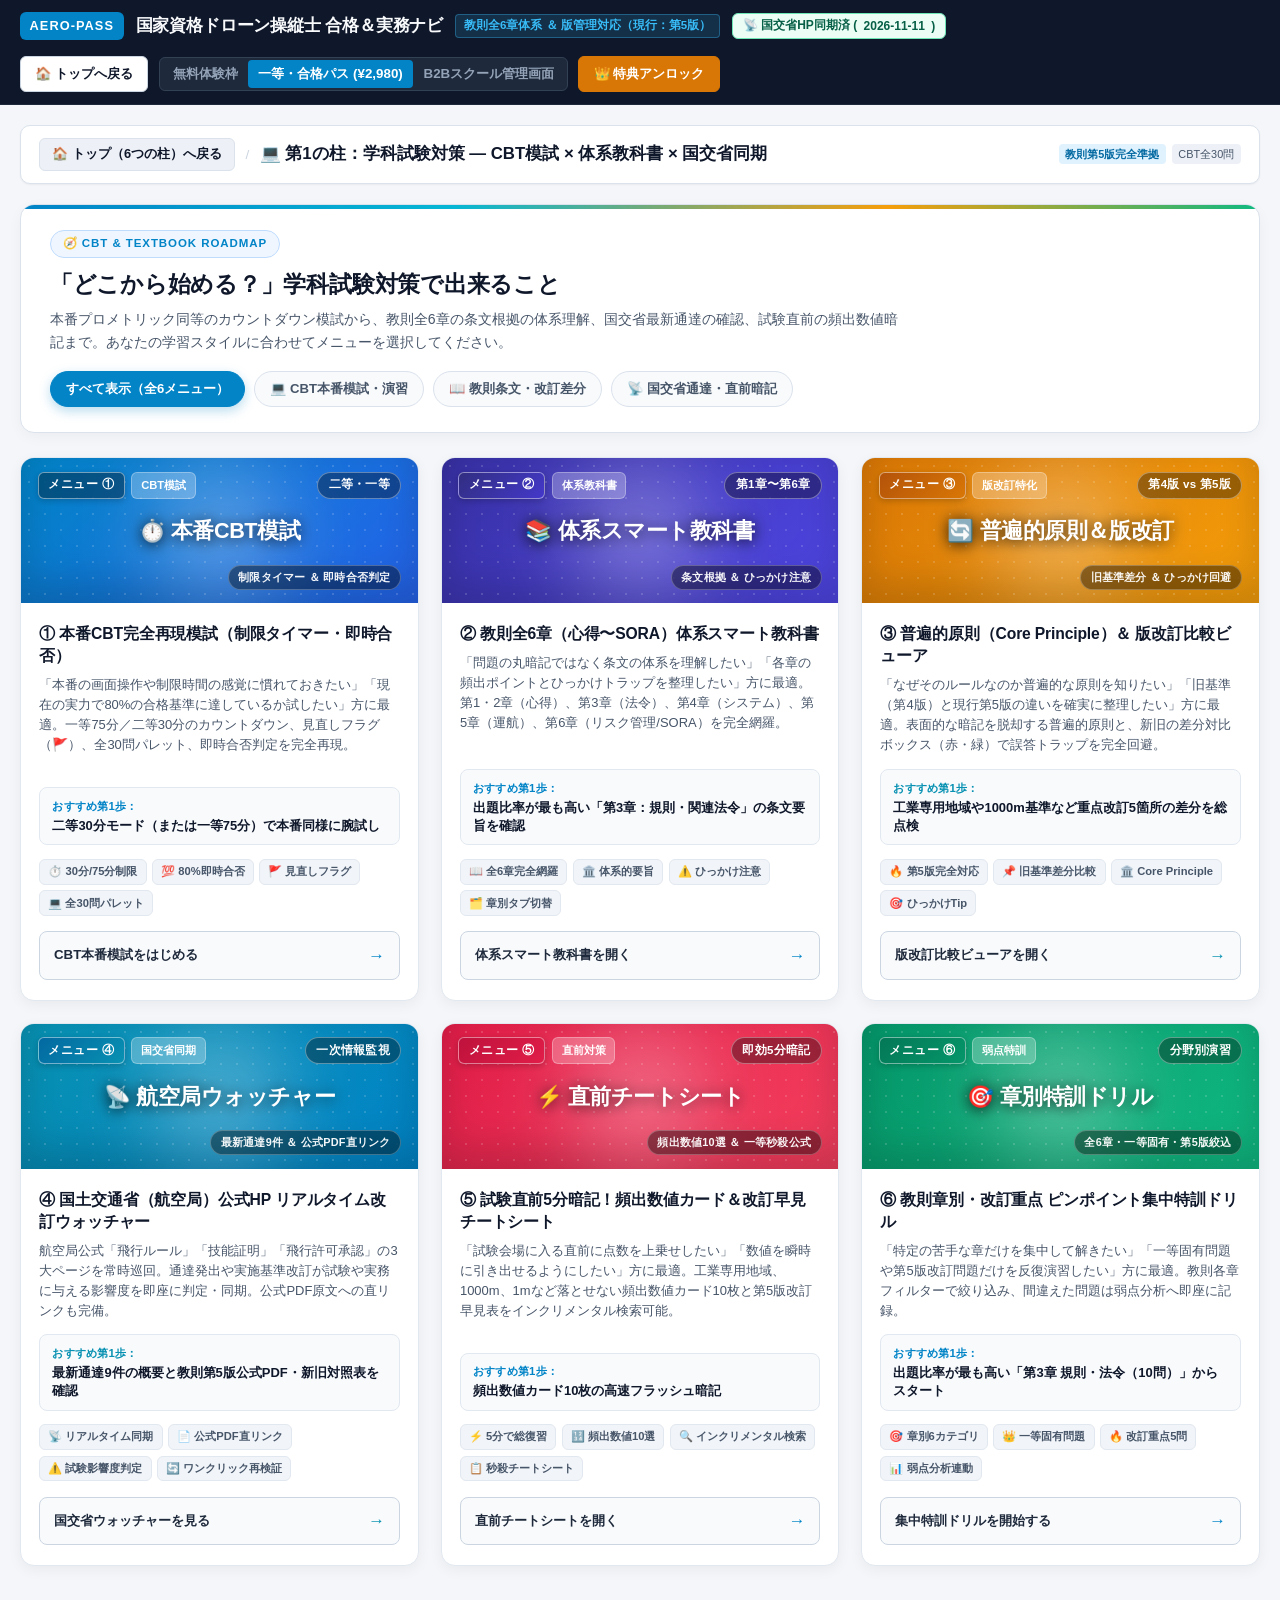
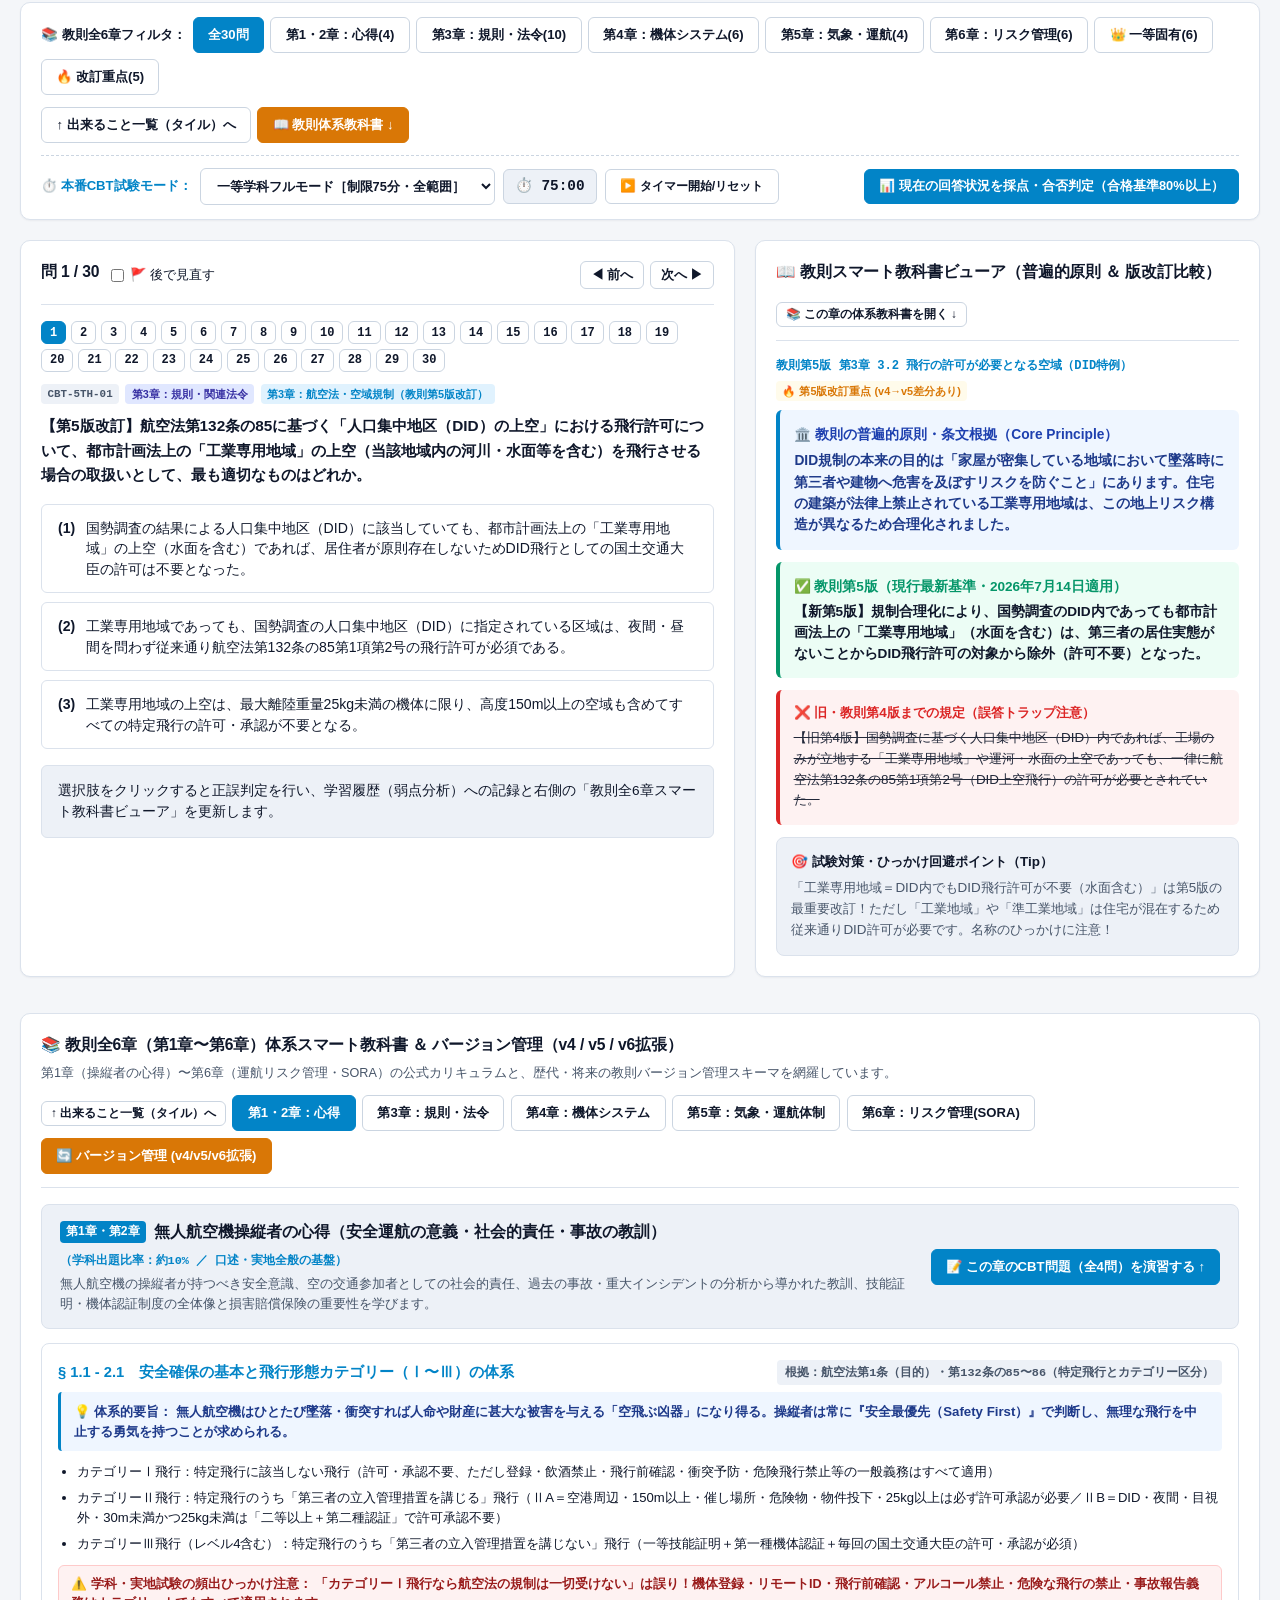
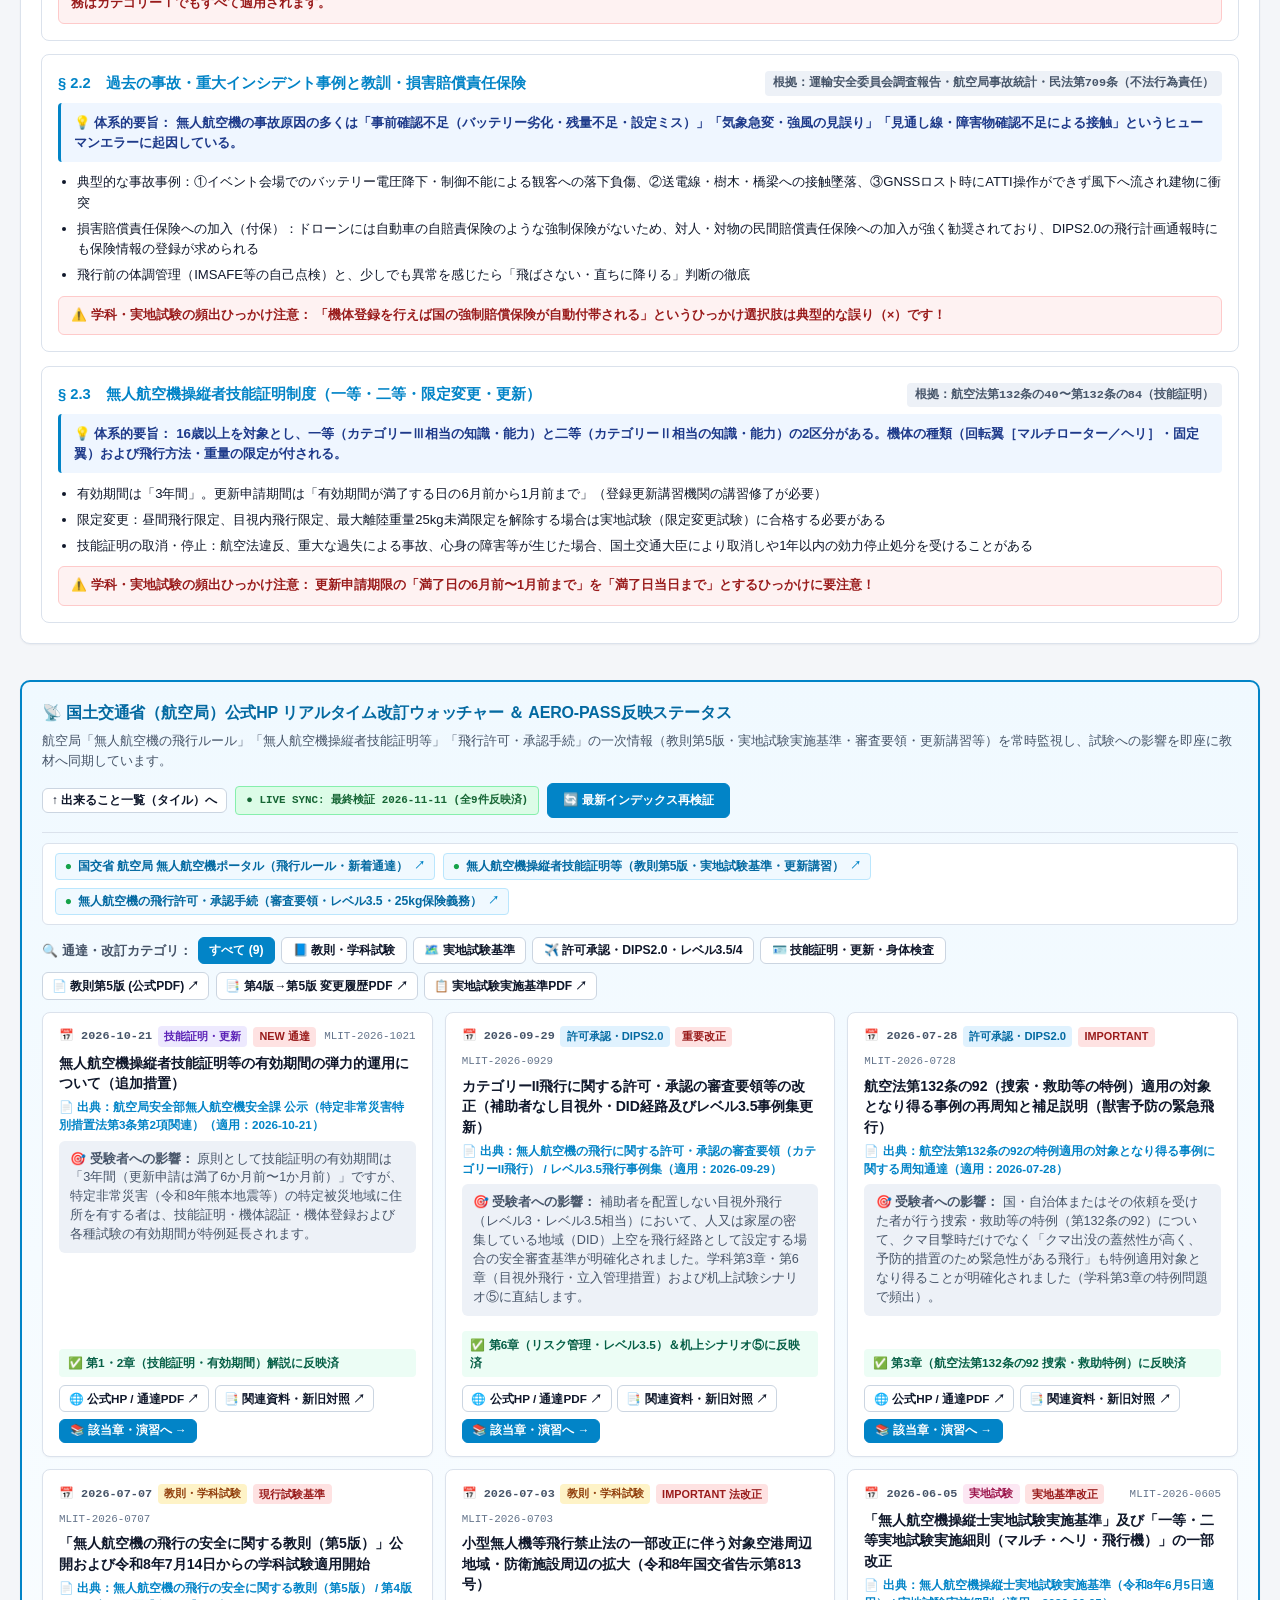
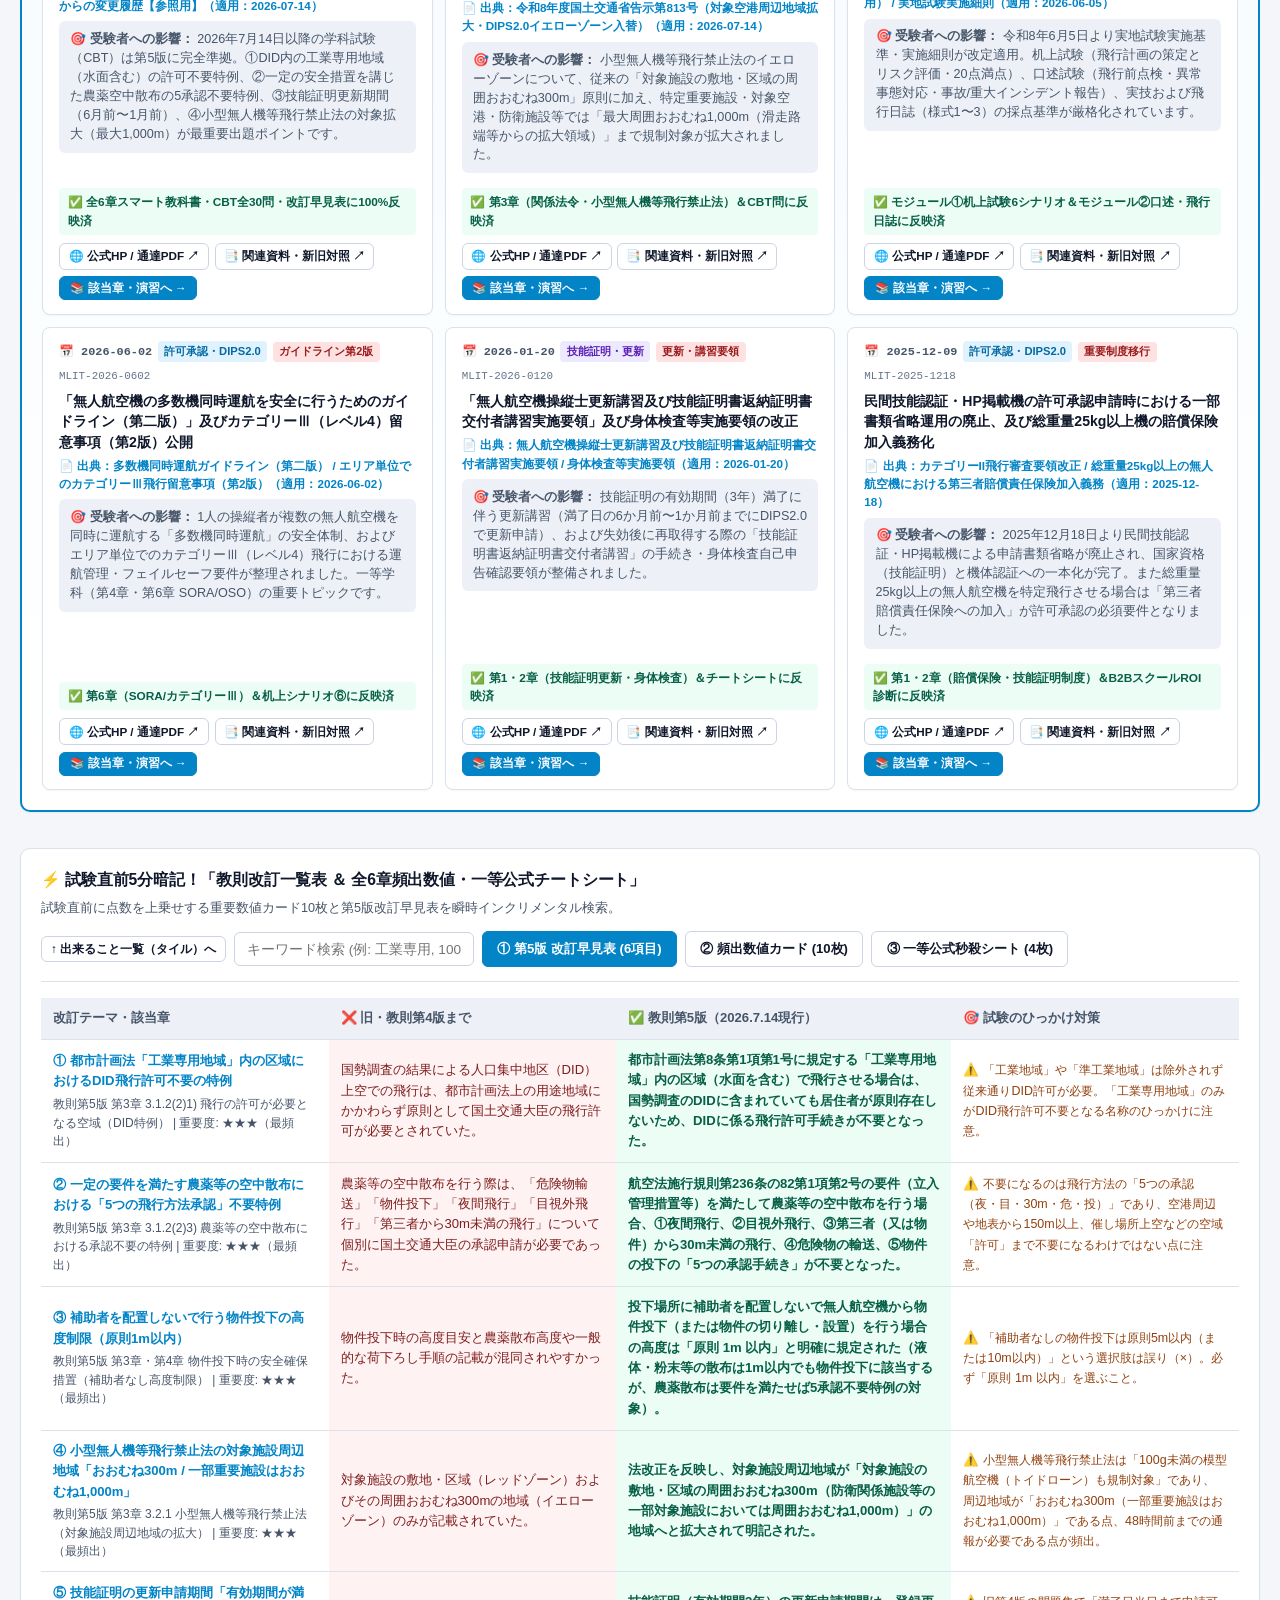
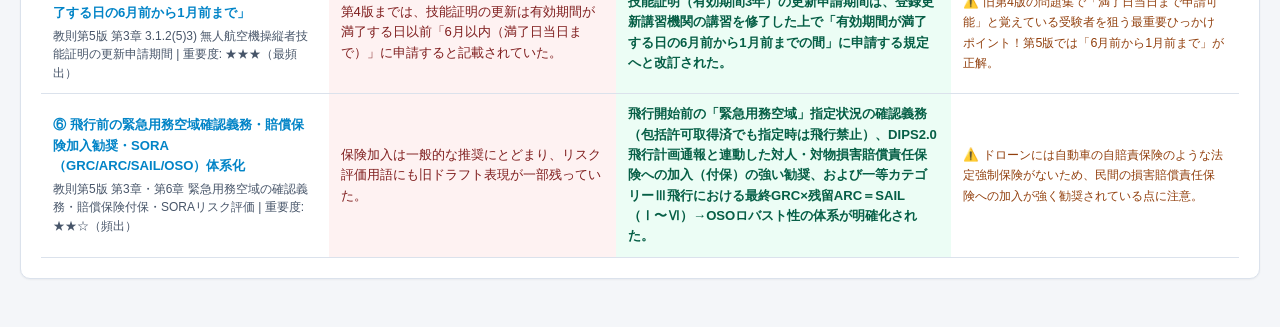
<file: cbt.html>
<!DOCTYPE html>
<html lang="ja">
<head>
  <meta charset="UTF-8" />
  <meta name="viewport" content="width=device-width, initial-scale=1.0" />
  <title>学科CBT模試 ＆ 教則体系スマート教科書 | AERO-PASS</title>
  <meta name="description" content="AERO-PASS 第1の柱：無人航空機操縦士（一等・二等）学科CBT完全再現模試、教則全6章スマート教科書、普遍的原則＆版改訂（第4版→第5版）比較ビューア、国交省リアルタイム改訂ウォッチャー、直前チートシート。" />
  <link rel="stylesheet" href="styles.css" />
</head>
<body>
  <!-- Cockpit Header -->
  <header class="app-header">
    <div class="header-inner">
      <div class="brand-group" style="cursor:pointer;" onclick="location.href='index.html'" title="トップ（6つの柱ポータル）へ戻る">
        <span class="brand-badge">AERO-PASS</span>
        <h1 class="brand-title">国家資格ドローン操縦士 合格＆実務ナビ</h1>
        <span class="edition-tag">教則全6章体系 ＆ 版管理対応（現行：第5版）</span>
        <button class="btn" style="padding:0.22rem 0.6rem; font-size:0.75rem; background:#ecfdf5; border-color:#6ee7b7; color:#065f46; font-weight:800;" onclick="event.stopPropagation(); launchMlitWatcher('all');" title="国土交通省（航空局）公式HP リアルタイム改訂ウォッチャーへジャンプ">
          📡 国交省HP同期済 (<span id="header-mlit-verified-date">2026-11-11</span>)
        </button>
      </div>

      <div class="header-actions">
        <button class="btn btn-secondary" onclick="location.href='index.html'" style="font-weight:700;">
          🏠 トップへ戻る
        </button>
        <!-- User Tier Simulator -->
        <div class="tier-switcher" role="group" aria-label="表示モード切替">
          <button id="tier-free" onclick="setAccessTier('free')">無料体験枠</button>
          <button id="tier-pass" class="active" onclick="setAccessTier('pass')">一等・合格パス (¥2,980)</button>
          <button id="tier-b2b" onclick="setAccessTier('b2b')">B2Bスクール管理画面</button>
        </div>
        <button id="btn-open-paywall" class="btn btn-amber" onclick="openPaywallModal()">
          👑 特典アンロック
        </button>
      </div>
    </div>
  </header>

  <!-- Main Workspace -->
  <main class="main-container">

    <!-- Breadcrumb Bar -->
    <div class="page-breadcrumb-bar" style="margin-bottom:1.25rem;">
      <div class="page-breadcrumb-left">
        <a href="index.html" class="btn-back-home" style="text-decoration:none; display:inline-flex; align-items:center;">🏠 トップ（6つの柱）へ戻る</a>
        <span style="color:var(--border-strong);">/</span>
        <span class="page-breadcrumb-title">💻 第1の柱：学科試験対策 — CBT模試 × 体系教科書 × 国交省同期</span>
      </div>
      <div style="display:flex; gap:0.4rem; align-items:center;">
        <span class="nav-pill" style="background:#e0f2fe; color:#0369a1; font-weight:700;">教則第5版完全準拠</span>
        <span class="nav-pill">CBT全30問</span>
      </div>
    </div>

    <!-- =====================================================================
         NAVIGATION ROADMAP HEADER (BizHack AI Inspired)
         ===================================================================== -->
    <div id="cbt-roadmap" class="roadmap-header">
      <div class="roadmap-badge-top">
        <span>🧭 CBT &amp; TEXTBOOK ROADMAP</span>
      </div>
      <h2 class="roadmap-title">「どこから始める？」学科試験対策で出来ること</h2>
      <p class="roadmap-subtitle">
        本番プロメトリック同等のカウントダウン模試から、教則全6章の条文根拠の体系理解、国交省最新通達の確認、試験直前の頻出数値暗記まで。あなたの学習スタイルに合わせてメニューを選択してください。
      </p>

      <!-- Category Quick Filter Tabs -->
      <div class="roadmap-filter-tabs" role="tablist" aria-label="目的別絞り込み">
        <button class="roadmap-filter-btn active" onclick="filterCbtTiles('all', this)">すべて表示（全6メニュー）</button>
        <button class="roadmap-filter-btn" onclick="filterCbtTiles('exam', this)">💻 CBT本番模試・演習</button>
        <button class="roadmap-filter-btn" onclick="filterCbtTiles('textbook', this)">📖 教則条文・改訂差分</button>
        <button class="roadmap-filter-btn" onclick="filterCbtTiles('live', this)">📡 国交省通達・直前暗記</button>
      </div>
    </div>

    <!-- =====================================================================
         6-PILLAR TILE GRID (BizHack AI Style Design)
         ===================================================================== -->
    <div class="pillar-grid" id="cbt-tile-grid" style="margin-bottom:2.25rem;">

      <!-- Tile 1: 本番CBT完全再現模試 -->
      <div class="pillar-tile pillar-accent-blue" data-cbt-category="exam" onclick="launchCbtExamMode('ittou_75m')">
        <div class="card-thumb" style="background: linear-gradient(135deg, #0284c7, #2563eb);">
          <div class="thumb-pattern"></div>
          <div class="thumb-glow"></div>
          <div class="thumb-header">
            <div class="thumb-header-left">
              <span class="series-badge">メニュー ①</span>
              <span class="category-tag">CBT模試</span>
            </div>
            <span class="thumb-tag-right">二等・一等</span>
          </div>
          <div class="thumb-visual">
            <div class="thumb-main-title">⏱️ 本番CBT模試</div>
          </div>
          <div class="thumb-footer">
            <span class="thumb-date">制限タイマー ＆ 即時合否判定</span>
          </div>
        </div>
        <div class="card-body">
          <h3 class="card-title">① 本番CBT完全再現模試（制限タイマー・即時合否）</h3>
          <p class="card-excerpt">
            「本番の画面操作や制限時間の感覚に慣れておきたい」「現在の実力で80%の合格基準に達しているか試したい」方に最適。一等75分／二等30分のカウントダウン、見直しフラグ（🚩）、全30問パレット、即時合否判定を完全再現。
          </p>
          <div class="roadmap-card-pick">
            <span class="roadmap-pick-label">おすすめ第1歩：</span>
            <span class="roadmap-pick-text">二等30分モード（または一等75分）で本番同様に腕試し</span>
          </div>
          <div class="card-meta-tags">
            <span class="card-meta-tag">⏱️ 30分/75分制限</span>
            <span class="card-meta-tag">💯 80%即時合否</span>
            <span class="card-meta-tag">🚩 見直しフラグ</span>
            <span class="card-meta-tag">💻 全30問パレット</span>
          </div>
          <div class="card-cta-btn">
            <span>CBT本番模試をはじめる</span>
            <span class="card-cta-arrow">→</span>
          </div>
        </div>
      </div>

      <!-- Tile 2: 教則全6章 体系スマート教科書 -->
      <div class="pillar-tile pillar-accent-blue" data-cbt-category="textbook" onclick="launchTextbook('ch3')">
        <div class="card-thumb" style="background: linear-gradient(135deg, #3730a3, #4f46e5);">
          <div class="thumb-pattern"></div>
          <div class="thumb-glow"></div>
          <div class="thumb-header">
            <div class="thumb-header-left">
              <span class="series-badge" style="background:linear-gradient(135deg, #312e81, #4338ca);">メニュー ②</span>
              <span class="category-tag">体系教科書</span>
            </div>
            <span class="thumb-tag-right">第1章〜第6章</span>
          </div>
          <div class="thumb-visual">
            <div class="thumb-main-title">📚 体系スマート教科書</div>
          </div>
          <div class="thumb-footer">
            <span class="thumb-date">条文根拠 ＆ ひっかけ注意</span>
          </div>
        </div>
        <div class="card-body">
          <h3 class="card-title">② 教則全6章（心得〜SORA）体系スマート教科書</h3>
          <p class="card-excerpt">
            「問題の丸暗記ではなく条文の体系を理解したい」「各章の頻出ポイントとひっかけトラップを整理したい」方に最適。第1・2章（心得）、第3章（法令）、第4章（システム）、第5章（運航）、第6章（リスク管理/SORA）を完全網羅。
          </p>
          <div class="roadmap-card-pick">
            <span class="roadmap-pick-label">おすすめ第1歩：</span>
            <span class="roadmap-pick-text">出題比率が最も高い「第3章：規則・関連法令」の条文要旨を確認</span>
          </div>
          <div class="card-meta-tags">
            <span class="card-meta-tag">📖 全6章完全網羅</span>
            <span class="card-meta-tag">🏛️ 体系的要旨</span>
            <span class="card-meta-tag">⚠️ ひっかけ注意</span>
            <span class="card-meta-tag">🗂️ 章別タブ切替</span>
          </div>
          <div class="card-cta-btn">
            <span>体系スマート教科書を開く</span>
            <span class="card-cta-arrow">→</span>
          </div>
        </div>
      </div>

      <!-- Tile 3: 普遍的原則 ＆ 版改訂比較ビューア -->
      <div class="pillar-tile pillar-accent-cyan" data-cbt-category="textbook" onclick="launchDiffViewer()">
        <div class="card-thumb" style="background: linear-gradient(135deg, #d97706, #f59e0b);">
          <div class="thumb-pattern"></div>
          <div class="thumb-glow"></div>
          <div class="thumb-header">
            <div class="thumb-header-left">
              <span class="series-badge" style="background:linear-gradient(135deg, #b45309, #d97706);">メニュー ③</span>
              <span class="category-tag">版改訂特化</span>
            </div>
            <span class="thumb-tag-right">第4版 vs 第5版</span>
          </div>
          <div class="thumb-visual">
            <div class="thumb-main-title">🔄 普遍的原則＆版改訂</div>
          </div>
          <div class="thumb-footer">
            <span class="thumb-date">旧基準差分 ＆ ひっかけ回避</span>
          </div>
        </div>
        <div class="card-body">
          <h3 class="card-title">③ 普遍的原則（Core Principle）＆ 版改訂比較ビューア</h3>
          <p class="card-excerpt">
            「なぜそのルールなのか普遍的な原則を知りたい」「旧基準（第4版）と現行第5版の違いを確実に整理したい」方に最適。表面的な暗記を脱却する普遍的原則と、新旧の差分対比ボックス（赤・緑）で誤答トラップを完全回避。
          </p>
          <div class="roadmap-card-pick">
            <span class="roadmap-pick-label">おすすめ第1歩：</span>
            <span class="roadmap-pick-text">工業専用地域や1000m基準など重点改訂5箇所の差分を総点検</span>
          </div>
          <div class="card-meta-tags">
            <span class="card-meta-tag">🔥 第5版完全対応</span>
            <span class="card-meta-tag">📌 旧基準差分比較</span>
            <span class="card-meta-tag">🏛️ Core Principle</span>
            <span class="card-meta-tag">🎯 ひっかけTip</span>
          </div>
          <div class="card-cta-btn">
            <span>版改訂比較ビューアを開く</span>
            <span class="card-cta-arrow">→</span>
          </div>
        </div>
      </div>

      <!-- Tile 4: 国交省公式HP リアルタイム改訂ウォッチャー -->
      <div class="pillar-tile pillar-accent-cyan" data-cbt-category="live" onclick="launchMlitWatcher('all')">
        <div class="card-thumb" style="background: linear-gradient(135deg, #0891b2, #0284c7);">
          <div class="thumb-pattern"></div>
          <div class="thumb-glow"></div>
          <div class="thumb-header">
            <div class="thumb-header-left">
              <span class="series-badge" style="background:linear-gradient(135deg, #0369a1, #0891b2);">メニュー ④</span>
              <span class="category-tag">国交省同期</span>
            </div>
            <span class="thumb-tag-right">一次情報監視</span>
          </div>
          <div class="thumb-visual">
            <div class="thumb-main-title">📡 航空局ウォッチャー</div>
          </div>
          <div class="thumb-footer">
            <span class="thumb-date">最新通達9件 ＆ 公式PDF直リンク</span>
          </div>
        </div>
        <div class="card-body">
          <h3 class="card-title">④ 国土交通省（航空局）公式HP リアルタイム改訂ウォッチャー</h3>
          <p class="card-excerpt">
            航空局公式「飛行ルール」「技能証明」「飛行許可承認」の3大ページを常時巡回。通達発出や実施基準改訂が試験や実務に与える影響度を即座に判定・同期。公式PDF原文への直リンクも完備。
          </p>
          <div class="roadmap-card-pick">
            <span class="roadmap-pick-label">おすすめ第1歩：</span>
            <span class="roadmap-pick-text">最新通達9件の概要と教則第5版公式PDF・新旧対照表を確認</span>
          </div>
          <div class="card-meta-tags">
            <span class="card-meta-tag">📡 リアルタイム同期</span>
            <span class="card-meta-tag">📄 公式PDF直リンク</span>
            <span class="card-meta-tag">⚠️ 試験影響度判定</span>
            <span class="card-meta-tag">🔄 ワンクリック再検証</span>
          </div>
          <div class="card-cta-btn">
            <span>国交省ウォッチャーを見る</span>
            <span class="card-cta-arrow">→</span>
          </div>
        </div>
      </div>

      <!-- Tile 5: 試験直前5分暗記！頻出数値カード＆チートシート -->
      <div class="pillar-tile pillar-accent-blue" data-cbt-category="live" onclick="launchCheatSheet('num')">
        <div class="card-thumb" style="background: linear-gradient(135deg, #e11d48, #f43f5e);">
          <div class="thumb-pattern"></div>
          <div class="thumb-glow"></div>
          <div class="thumb-header">
            <div class="thumb-header-left">
              <span class="series-badge" style="background:linear-gradient(135deg, #be123c, #e11d48);">メニュー ⑤</span>
              <span class="category-tag">直前対策</span>
            </div>
            <span class="thumb-tag-right">即効5分暗記</span>
          </div>
          <div class="thumb-visual">
            <div class="thumb-main-title">⚡ 直前チートシート</div>
          </div>
          <div class="thumb-footer">
            <span class="thumb-date">頻出数値10選 ＆ 一等秒殺公式</span>
          </div>
        </div>
        <div class="card-body">
          <h3 class="card-title">⑤ 試験直前5分暗記！頻出数値カード＆改訂早見チートシート</h3>
          <p class="card-excerpt">
            「試験会場に入る直前に点数を上乗せしたい」「数値を瞬時に引き出せるようにしたい」方に最適。工業専用地域、1000m、1mなど落とせない頻出数値カード10枚と第5版改訂早見表をインクリメンタル検索可能。
          </p>
          <div class="roadmap-card-pick">
            <span class="roadmap-pick-label">おすすめ第1歩：</span>
            <span class="roadmap-pick-text">頻出数値カード10枚の高速フラッシュ暗記</span>
          </div>
          <div class="card-meta-tags">
            <span class="card-meta-tag">⚡ 5分で総復習</span>
            <span class="card-meta-tag">🔢 頻出数値10選</span>
            <span class="card-meta-tag">🔍 インクリメンタル検索</span>
            <span class="card-meta-tag">📋 秒殺チートシート</span>
          </div>
          <div class="card-cta-btn">
            <span>直前チートシートを開く</span>
            <span class="card-cta-arrow">→</span>
          </div>
        </div>
      </div>

      <!-- Tile 6: 教則章別・改訂重点 ピンポイント集中特訓ドリル -->
      <div class="pillar-tile pillar-accent-blue" data-cbt-category="exam" onclick="launchFocusDrill('ch3')">
        <div class="card-thumb" style="background: linear-gradient(135deg, #059669, #10b981);">
          <div class="thumb-pattern"></div>
          <div class="thumb-glow"></div>
          <div class="thumb-header">
            <div class="thumb-header-left">
              <span class="series-badge" style="background:linear-gradient(135deg, #047857, #059669);">メニュー ⑥</span>
              <span class="category-tag">弱点特訓</span>
            </div>
            <span class="thumb-tag-right">分野別演習</span>
          </div>
          <div class="thumb-visual">
            <div class="thumb-main-title">🎯 章別特訓ドリル</div>
          </div>
          <div class="thumb-footer">
            <span class="thumb-date">全6章・一等固有・第5版絞込</span>
          </div>
        </div>
        <div class="card-body">
          <h3 class="card-title">⑥ 教則章別・改訂重点 ピンポイント集中特訓ドリル</h3>
          <p class="card-excerpt">
            「特定の苦手な章だけを集中して解きたい」「一等固有問題や第5版改訂問題だけを反復演習したい」方に最適。教則各章フィルターで絞り込み、間違えた問題は弱点分析へ即座に記録。
          </p>
          <div class="roadmap-card-pick">
            <span class="roadmap-pick-label">おすすめ第1歩：</span>
            <span class="roadmap-pick-text">出題比率が最も高い「第3章 規則・法令（10問）」からスタート</span>
          </div>
          <div class="card-meta-tags">
            <span class="card-meta-tag">🎯 章別6カテゴリ</span>
            <span class="card-meta-tag">👑 一等固有問題</span>
            <span class="card-meta-tag">🔥 改訂重点5問</span>
            <span class="card-meta-tag">📊 弱点分析連動</span>
          </div>
          <div class="card-cta-btn">
            <span>集中特訓ドリルを開始する</span>
            <span class="card-cta-arrow">→</span>
          </div>
        </div>
      </div>

    </div>

    <!-- =====================================================================
         SECTION 1: CBT問題演習 ＆ 本番シミュレーター ＆ スマート教科書ビューア
         ===================================================================== -->
    <div id="section-cbt-exam" class="grid-12" style="margin-bottom:2.25rem;">

      <!-- Top Filter Bar for CBT Questions + Exam Mode Timer & Instant Grading Bar -->
      <div id="cbt-filter-bar-card" class="col-12 card" style="padding:0.85rem 1.25rem;">
        <div style="display:flex; justify-content:space-between; align-items:center; flex-wrap:wrap; gap:0.75rem;">
          <div style="display:flex; align-items:center; gap:0.4rem; flex-wrap:wrap;">
            <span style="font-weight:700; font-size:0.84rem;">📚 教則全6章フィルタ：</span>
            <button id="cbt-filter-all" class="btn btn-primary" onclick="setCbtFilter('all')">全30問</button>
            <button id="cbt-filter-ch1_2" class="btn" onclick="setCbtFilter('ch1_2')">第1・2章：心得(4)</button>
            <button id="cbt-filter-ch3" class="btn" onclick="setCbtFilter('ch3')">第3章：規則・法令(10)</button>
            <button id="cbt-filter-ch4" class="btn" onclick="setCbtFilter('ch4')">第4章：機体システム(6)</button>
            <button id="cbt-filter-ch5" class="btn" onclick="setCbtFilter('ch5')">第5章：気象・運航(4)</button>
            <button id="cbt-filter-ch6" class="btn" onclick="setCbtFilter('ch6')">第6章：リスク管理(6)</button>
            <button id="cbt-filter-ittou" class="btn" onclick="setCbtFilter('ittou')">👑 一等固有(6)</button>
            <button id="cbt-filter-fifth" class="btn" onclick="setCbtFilter('fifth')">🔥 改訂重点(5)</button>
          </div>
          <div style="display:flex; gap:0.4rem; flex-wrap:wrap;">
            <button class="btn" onclick="scrollToCbtSection('cbt-roadmap')">↑ 出来ること一覧（タイル）へ</button>
            <button class="btn btn-amber" onclick="scrollToCbtSection('section-textbook')">📖 教則体系教科書 ↓</button>
          </div>
        </div>

        <!-- ⏱️ 本番CBT試験モード切替・カウントダウンタイマー＆即時合否判定バー -->
        <div style="margin-top:0.75rem; padding-top:0.75rem; border-top:1px dashed var(--border-strong); display:flex; justify-content:space-between; align-items:center; flex-wrap:wrap; gap:0.75rem;">
          <div style="display:flex; align-items:center; gap:0.5rem; flex-wrap:wrap;">
            <span style="font-weight:800; font-size:0.82rem; color:var(--brand-primary);">⏱️ 本番CBT試験モード：</span>
            <select id="cbt-exam-mode-select" class="form-control" style="width:auto; font-size:0.8rem; font-weight:700;" onchange="changeCbtExamMode(this.value)">
              <option value="nitou_30m">二等学科モード［制限30分・計算除外可］</option>
              <option value="ittou_75m" selected>一等学科フルモード［制限75分・全範囲］</option>
            </select>
            <span id="cbt-timer-display" class="mono" style="background:var(--bg-subtle); padding:0.32rem 0.7rem; border-radius:6px; font-weight:800; font-size:0.9rem; border:1px solid var(--border-strong); color:var(--text-main);">
              ⏱️ 75:00
            </span>
            <button id="btn-cbt-timer-toggle" class="btn" style="font-size:0.78rem;" onclick="toggleOrResetCbtTimer()">
              ▶️ タイマー開始/リセット
            </button>
          </div>
          <div style="display:flex; align-items:center; gap:0.5rem; flex-wrap:wrap;">
            <button id="btn-cbt-grade-now" class="btn btn-primary" style="font-size:0.8rem;" onclick="gradeCbtSession()">
              📊 現在の回答状況を採点・合否判定（合格基準80%以上）
            </button>
          </div>
        </div>
        <div id="cbt-session-grade-summary" class="feedback-box hidden" style="margin-top:0.65rem;"></div>
      </div>

      <!-- Left: Prometric CBT Mock -->
      <div class="col-7 card">
        <div class="card-header">
          <div style="display:flex; align-items:center; gap:0.75rem;">
            <span id="cbt-q-title" class="card-title">問 1 / 30</span>
            <label style="display:flex; align-items:center; gap:0.35rem; font-size:0.82rem; cursor:pointer;">
              <input type="checkbox" id="cbt-flag-chk" onchange="toggleFlagCurrent()" />
              🚩 後で見直す
            </label>
          </div>
          <div style="display:flex; gap:0.4rem;">
            <button class="btn" style="padding:0.25rem 0.6rem;" onclick="prevCbtQuestion()">◀ 前へ</button>
            <button class="btn" style="padding:0.25rem 0.6rem;" onclick="nextCbtQuestion()">次へ ▶</button>
          </div>
        </div>

        <div id="cbt-palette" style="display:flex; gap:0.3rem; flex-wrap:wrap; margin-bottom:0.75rem;"></div>

        <div style="margin-bottom:0.65rem; display:flex; gap:0.4rem; align-items:center; flex-wrap:wrap;">
          <span id="cbt-badge-id" class="mono nav-pill" style="font-weight:700;"></span>
          <span id="cbt-badge-chapter" class="nav-pill" style="font-weight:700; background:#e0e7ff; color:#3730a3;"></span>
          <span id="cbt-badge-cat" class="nav-pill" style="font-weight:700; background:var(--brand-primary-soft); color:var(--brand-primary);"></span>
        </div>

        <p id="cbt-question-text" style="font-size:0.96rem; font-weight:700; margin-bottom:1rem; line-height:1.6;"></p>

        <div id="cbt-choice-container" class="choice-list"></div>

        <div id="cbt-answer-feedback" class="feedback-box">
          選択肢をクリックすると正誤判定を行い、学習履歴（弱点分析）への記録と右側の「教則全6章スマート教科書ビューア」を更新します。
        </div>
      </div>

      <!-- Right: Universal Core Principle + Version Diff Smart Textbook Viewer -->
      <div class="col-5 card">
        <div class="card-header">
          <div class="card-title">📖 教則スマート教科書ビューア（普遍的原則 ＆ 版改訂比較）</div>
          <button class="btn" style="padding:0.2rem 0.55rem; font-size:0.74rem;" onclick="openKyosokuChapterForCurrentQ()">📚 この章の体系教科書を開く ↓</button>
        </div>

        <div style="margin-bottom:0.55rem; font-size:0.76rem; color:var(--text-secondary); display:flex; justify-content:space-between; align-items:center; flex-wrap:wrap; gap:0.3rem;">
          <span id="cbt-ref-badge" class="mono" style="font-weight:700; color:var(--brand-primary);"></span>
          <span id="cbt-edition-badge" class="nav-pill" style="font-weight:700;"></span>
        </div>

        <!-- Main Display: Core Principle (普遍的原則・条文根拠) -->
        <div style="padding:0.9rem; border-radius:var(--radius-sm); background:#eff6ff; border-left:4px solid var(--brand-primary); margin-bottom:0.75rem; font-size:0.86rem;">
          <div style="font-weight:800; color:#1e40af; margin-bottom:0.3rem;">🏛️ 教則の普遍的原則・条文根拠（Core Principle）</div>
          <div id="cbt-core-principle" style="color:#1e3a8a; line-height:1.55; font-weight:600;"></div>
        </div>

        <!-- Edition Comparison: New Rule & Old Rule / Background -->
        <div class="diff-box-new">
          <div id="cbt-diff-new-label" style="font-weight:700; color:var(--status-success); margin-bottom:0.25rem;">✅ 現行基準・正答の根拠（第5版適用基準）</div>
          <div id="cbt-diff-new"></div>
        </div>

        <div class="diff-box-old">
          <div id="cbt-diff-old-label" style="font-weight:700; color:var(--status-danger); margin-bottom:0.25rem;">📌 旧基準（第4版）からの改訂差分 ／ 前提条文・背景</div>
          <div id="cbt-diff-old" style="opacity:0.92;"></div>
        </div>

        <div style="background:var(--bg-subtle); border:1px solid var(--border-color); border-radius:8px; padding:0.9rem; font-size:0.84rem;">
          <div style="font-weight:700; margin-bottom:0.3rem;">🎯 試験対策・ひっかけ回避ポイント（Tip）</div>
          <p id="cbt-diff-tip" style="color:var(--text-secondary); line-height:1.55;"></p>
        </div>
      </div>

    </div>

    <!-- =====================================================================
         SECTION 2: 教則全6章（第1章〜第6章）体系スマート教科書 ＆ バージョン管理機構
         ===================================================================== -->
    <div id="section-textbook" class="grid-12" style="margin-bottom:2.25rem;">
      <div id="cbt-textbook-section" class="col-12 card">
        <div class="card-header">
          <div>
            <div class="card-title">📚 教則全6章（第1章〜第6章）体系スマート教科書 ＆ バージョン管理（v4 / v5 / v6拡張）</div>
            <p style="font-size:0.79rem; color:var(--text-secondary); margin-top:0.2rem;">
              第1章（操縦者の心得）〜第6章（運航リスク管理・SORA）の公式カリキュラムと、歴代・将来の教則バージョン管理スキーマを網羅しています。
            </p>
          </div>
          <div style="display:flex; gap:0.4rem; flex-wrap:wrap; align-items:center;">
            <button class="btn" style="font-size:0.75rem; padding:0.2rem 0.55rem;" onclick="scrollToCbtSection('cbt-roadmap')">↑ 出来ること一覧（タイル）へ</button>
            <button id="kyosoku-tab-ch1_2" class="btn btn-primary" onclick="selectKyosokuTab('ch1_2')">第1・2章：心得</button>
            <button id="kyosoku-tab-ch3" class="btn" onclick="selectKyosokuTab('ch3')">第3章：規則・法令</button>
            <button id="kyosoku-tab-ch4" class="btn" onclick="selectKyosokuTab('ch4')">第4章：機体システム</button>
            <button id="kyosoku-tab-ch5" class="btn" onclick="selectKyosokuTab('ch5')">第5章：気象・運航体制</button>
            <button id="kyosoku-tab-ch6" class="btn" onclick="selectKyosokuTab('ch6')">第6章：リスク管理(SORA)</button>
            <button id="kyosoku-tab-versions" class="btn btn-amber" onclick="selectKyosokuTab('versions')">🔄 バージョン管理 (v4/v5/v6拡張)</button>
          </div>
        </div>

        <div id="kyosoku-textbook-body"></div>
      </div>
    </div>

    <!-- =====================================================================
         SECTION 3: MLIT Live Regulatory Watcher & Sync Status Section
         ===================================================================== -->
    <div id="section-mlit-watcher" class="grid-12" style="margin-bottom:2.25rem;">
      <div id="mlit-watcher-section" class="col-12 card" style="border:2px solid #0284c7; background:linear-gradient(180deg, #f0f9ff 0%, #ffffff 100%);">
        <div class="card-header" style="margin-bottom:0.65rem;">
          <div>
            <div class="card-title" style="color:#0369a1; font-size:1rem;">
              📡 国土交通省（航空局）公式HP リアルタイム改訂ウォッチャー ＆ AERO-PASS反映ステータス
            </div>
            <p style="font-size:0.79rem; color:var(--text-secondary); margin-top:0.2rem;">
              航空局「無人航空機の飛行ルール」「無人航空機操縦者技能証明等」「飛行許可・承認手続」の一次情報（教則第5版・実地試験実施基準・審査要領・更新講習等）を常時監視し、試験への影響を即座に教材へ同期しています。
            </p>
          </div>
          <div style="display:flex; align-items:center; gap:0.5rem; flex-wrap:wrap;">
            <button class="btn" style="font-size:0.75rem; padding:0.2rem 0.55rem;" onclick="scrollToCbtSection('cbt-roadmap')">↑ 出来ること一覧（タイル）へ</button>
            <span id="mlit-watcher-status-badge" class="mono nav-pill" style="background:#dcfce7; color:#166534; font-weight:800; padding:0.3rem 0.65rem; border:1px solid #86efac;">
              ● LIVE SYNC: 最終検証 2026-11-11 (全9件反映済)
            </span>
            <button id="btn-mlit-reverify" class="btn btn-primary" style="font-size:0.78rem;" onclick="reverifyMlitFeedIndex()">
              🔄 最新インデックス再検証
            </button>
          </div>
        </div>

        <!-- Watched Official Sources Bar -->
        <div id="mlit-watched-sources-bar" style="display:flex; gap:0.5rem; flex-wrap:wrap; margin-bottom:0.75rem; padding:0.55rem 0.75rem; background:#ffffff; border:1px solid var(--border-color); border-radius:6px; font-size:0.76rem;"></div>

        <!-- Category Filters for MLIT Feed -->
        <div style="display:flex; justify-content:space-between; align-items:center; flex-wrap:wrap; gap:0.5rem; margin-bottom:0.75rem;">
          <div style="display:flex; align-items:center; gap:0.4rem; flex-wrap:wrap;">
            <span style="font-weight:700; font-size:0.8rem; color:var(--text-secondary);">🔍 通達・改訂カテゴリ：</span>
            <button id="mlit-cat-all" class="btn btn-primary" style="font-size:0.76rem; padding:0.25rem 0.65rem;" onclick="setMlitFeedFilter('all')">すべて (9)</button>
            <button id="mlit-cat-kyosoku" class="btn" style="font-size:0.76rem; padding:0.25rem 0.65rem;" onclick="setMlitFeedFilter('kyosoku')">📘 教則・学科試験</button>
            <button id="mlit-cat-jicchi" class="btn" style="font-size:0.76rem; padding:0.25rem 0.65rem;" onclick="setMlitFeedFilter('jicchi')">🗺️ 実地試験基準</button>
            <button id="mlit-cat-kyoka" class="btn" style="font-size:0.76rem; padding:0.25rem 0.65rem;" onclick="setMlitFeedFilter('kyoka')">✈️ 許可承認・DIPS2.0・レベル3.5/4</button>
            <button id="mlit-cat-koshin" class="btn" style="font-size:0.76rem; padding:0.25rem 0.65rem;" onclick="setMlitFeedFilter('koshin')">🪪 技能証明・更新・身体検査</button>
          </div>
          <div style="display:flex; gap:0.4rem; flex-wrap:wrap;">
            <a href="https://www.mlit.go.jp/common/002010809.pdf" target="_blank" rel="noopener noreferrer" class="btn" style="font-size:0.75rem; padding:0.22rem 0.55rem; text-decoration:none;">📄 教則第5版 (公式PDF) ↗</a>
            <a href="https://www.mlit.go.jp/common/002010810.pdf" target="_blank" rel="noopener noreferrer" class="btn" style="font-size:0.75rem; padding:0.22rem 0.55rem; text-decoration:none;">📑 第4版→第5版 変更履歴PDF ↗</a>
            <a href="https://www.mlit.go.jp/koku/content/001971373.pdf" target="_blank" rel="noopener noreferrer" class="btn" style="font-size:0.75rem; padding:0.22rem 0.55rem; text-decoration:none;">📋 実地試験実施基準PDF ↗</a>
          </div>
        </div>

        <div id="mlit-reverify-alert" class="feedback-box hidden" style="margin-bottom:0.75rem;"></div>

        <!-- Feed Cards Grid -->
        <div id="mlit-live-feed-container" style="display:grid; grid-template-columns:repeat(auto-fill, minmax(340px, 1fr)); gap:0.75rem;"></div>
      </div>
    </div>

    <!-- =====================================================================
         SECTION 4: SEO & Last-Minute 5-Min Cheat Sheet
         ===================================================================== -->
    <div id="section-cheatsheet" class="grid-12" style="margin-bottom:3rem;">
      <div id="cbt-cheatsheet-section" class="col-12 card">
        <div class="card-header">
          <div>
            <div class="card-title">⚡ 試験直前5分暗記！「教則改訂一覧表 ＆ 全6章頻出数値・一等公式チートシート」</div>
            <p style="font-size:0.79rem; color:var(--text-secondary); margin-top:0.2rem;">
              試験直前に点数を上乗せする重要数値カード10枚と第5版改訂早見表を瞬時インクリメンタル検索。
            </p>
          </div>
          <div style="display:flex; gap:0.5rem; align-items:center; flex-wrap:wrap;">
            <button class="btn" style="font-size:0.75rem; padding:0.2rem 0.55rem;" onclick="scrollToCbtSection('cbt-roadmap')">↑ 出来ること一覧（タイル）へ</button>
            <input id="cheatsheet-search-input" type="text" class="form-control" style="width:240px;" placeholder="キーワード検索 (例: 工業専用, 1000m, 1m)" oninput="renderCheatSheet()" />
            <button id="cs-tab-diff" class="btn btn-primary" onclick="setCheatSheetTab('diff')">① 第5版 改訂早見表 (6項目)</button>
            <button id="cs-tab-num" class="btn" onclick="setCheatSheetTab('num')">② 頻出数値カード (10枚)</button>
            <button id="cs-tab-form" class="btn" onclick="setCheatSheetTab('form')">③ 一等公式秒殺シート (4枚)</button>
          </div>
        </div>

        <div id="cheatsheet-body"></div>
      </div>
    </div>

  </main>

  <!-- Paywall Modal (Pass Unlock) -->
  <div id="paywall-modal" class="modal-overlay hidden" onclick="closePaywallModal()">
    <div class="modal-card" onclick="event.stopPropagation()">
      <div style="display:flex; justify-content:space-between; align-items:center; margin-bottom:1rem;">
        <h3 style="font-size:1.15rem; font-weight:800; color:var(--brand-primary);">👑 AERO-PASS 一等・二等 合格パス</h3>
        <button class="btn" onclick="closePaywallModal()">✕ 閉じる</button>
      </div>
      <p style="font-size:0.86rem; color:var(--text-secondary); line-height:1.5; margin-bottom:1rem;">
        全問解説・全6章スマート教科書・計算全9公式シミュレーター・実地6シナリオが使い放題になる買い切りプランです。
      </p>
      <div style="background:#eff6ff; border:1px solid #bfdbfe; border-radius:8px; padding:1rem; margin-bottom:1rem; text-align:center;">
        <span style="font-size:1.4rem; font-weight:800; color:#1e40af;">¥2,980（買い切り・追加課金なし）</span>
      </div>
      <div style="display:flex; justify-content:flex-end; gap:0.5rem;">
        <button class="btn" onclick="closePaywallModal()">閉じる</button>
        <button class="btn btn-amber" onclick="setAccessTier('pass'); closePaywallModal();">合格パスを有効化する</button>
      </div>
    </div>
  </div>

  <!-- Scripts -->
  <script src="data/exam_bank.js"></script>
  <script src="modules/growth_funnel.js"></script>
  <script src="modules/b2b_monetize.js"></script>
  <script src="cbt.js"></script>
</body>
</html>
</file>
<file: styles.css>
:root {
  --bg-page: #f4f6f9;
  --bg-surface: #ffffff;
  --bg-subtle: #edf1f7;
  --bg-cockpit: #0f172a;
  --text-main: #0f172a;
  --text-secondary: #475569;
  --text-muted: #64748b;
  --border-color: #dbe2ec;
  --border-strong: #cbd5e1;

  --brand-primary: #0284c7;
  --brand-primary-hover: #0369a1;
  --brand-primary-soft: #e0f2fe;

  --status-success: #059669;
  --status-success-bg: #ecfdf5;
  --status-warning: #d97706;
  --status-warning-bg: #fffbeb;
  --status-danger: #dc2626;
  --status-danger-bg: #fef2f2;

  --radius-sm: 6px;
  --radius-md: 10px;
  --radius-lg: 14px;
  --shadow-sm: 0 1px 2px rgba(15, 23, 42, 0.05);
  --shadow-md: 0 4px 12px rgba(15, 23, 42, 0.07);
}

* {
  box-sizing: border-box;
  margin: 0;
  padding: 0;
}

body {
  font-family: -apple-system, BlinkMacSystemFont, "Hiragino Sans", "Noto Sans JP", "Segoe UI", sans-serif;
  background-color: var(--bg-page);
  color: var(--text-main);
  line-height: 1.55;
  font-size: 14px;
  -webkit-font-smoothing: antialiased;
}

.mono {
  font-family: ui-monospace, SFMono-Regular, Menlo, Monaco, Consolas, monospace;
  font-variant-numeric: tabular-nums;
}

/* Header & Navigation */
.app-header {
  background: var(--bg-cockpit);
  color: #f8fafc;
  border-bottom: 1px solid #1e293b;
  position: sticky;
  top: 0;
  z-index: 40;
}

.header-inner {
  max-width: 1280px;
  margin: 0 auto;
  padding: 0.75rem 1.25rem;
  display: flex;
  flex-wrap: wrap;
  align-items: center;
  justify-content: space-between;
  gap: 1rem;
}

.brand-group {
  display: flex;
  align-items: center;
  gap: 0.75rem;
}

.brand-badge {
  background: var(--brand-primary);
  color: #ffffff;
  font-weight: 800;
  font-size: 0.8rem;
  letter-spacing: 0.08em;
  padding: 0.25rem 0.6rem;
  border-radius: var(--radius-sm);
}

.brand-title {
  font-size: 1.05rem;
  font-weight: 700;
  letter-spacing: -0.01em;
}

.edition-tag {
  font-size: 0.72rem;
  background: rgba(56, 189, 248, 0.15);
  color: #38bdf8;
  border: 1px solid rgba(56, 189, 248, 0.35);
  padding: 0.15rem 0.5rem;
  border-radius: 4px;
  font-weight: 600;
}

.header-actions {
  display: flex;
  align-items: center;
  gap: 0.65rem;
}

.tier-switcher {
  display: flex;
  align-items: center;
  background: #1e293b;
  border: 1px solid #334155;
  border-radius: var(--radius-sm);
  padding: 0.15rem;
  font-size: 0.75rem;
}

.tier-switcher button {
  background: transparent;
  color: #94a3b8;
  border: none;
  padding: 0.3rem 0.65rem;
  border-radius: 4px;
  cursor: pointer;
  font-weight: 600;
  transition: all 0.15s ease;
}

.tier-switcher button.active {
  background: var(--brand-primary);
  color: #ffffff;
}

/* Primary Navigation Bar */
.nav-bar {
  background: var(--bg-surface);
  border-bottom: 1px solid var(--border-color);
  box-shadow: var(--shadow-sm);
}

.nav-inner {
  max-width: 1280px;
  margin: 0 auto;
  padding: 0 1.25rem;
  display: flex;
  overflow-x: auto;
  gap: 0.25rem;
}

.nav-tab {
  background: transparent;
  border: none;
  border-bottom: 3px solid transparent;
  padding: 0.85rem 1rem;
  font-size: 0.85rem;
  font-weight: 600;
  color: var(--text-secondary);
  cursor: pointer;
  white-space: nowrap;
  display: flex;
  align-items: center;
  gap: 0.45rem;
  transition: color 0.15s ease, border-color 0.15s ease;
}

.nav-tab:hover {
  color: var(--text-main);
}

.nav-tab.active {
  color: var(--brand-primary);
  border-bottom-color: var(--brand-primary);
}

.nav-tab.nav-tab-home {
  font-weight: 800;
  color: var(--brand-primary);
}

/* Home Page: Hero Banner & 6-Pillar Tiles Grid */
.home-hero {
  background: linear-gradient(135deg, #0f172a 0%, #1e293b 50%, #0369a1 100%);
  color: #ffffff;
  border-radius: var(--radius-lg);
  padding: 2.2rem 2rem;
  margin-bottom: 2rem;
  box-shadow: 0 10px 25px -5px rgba(15, 23, 42, 0.2);
  position: relative;
  overflow: hidden;
}

.home-hero::before {
  content: "";
  position: absolute;
  top: -50%;
  right: -20%;
  width: 500px;
  height: 500px;
  background: radial-gradient(circle, rgba(56, 189, 248, 0.15) 0%, transparent 70%);
  pointer-events: none;
}

.home-hero-badge {
  display: inline-flex;
  align-items: center;
  gap: 0.5rem;
  background: rgba(255, 255, 255, 0.12);
  backdrop-filter: blur(8px);
  border: 1px solid rgba(255, 255, 255, 0.25);
  padding: 0.35rem 0.85rem;
  border-radius: 9999px;
  font-size: 0.78rem;
  font-weight: 700;
  letter-spacing: 0.04em;
  margin-bottom: 1rem;
}

.home-hero-title {
  font-size: 1.85rem;
  font-weight: 800;
  line-height: 1.3;
  margin-bottom: 0.75rem;
  letter-spacing: -0.02em;
}

.home-hero-subtitle {
  font-size: 0.95rem;
  color: #cbd5e1;
  max-width: 820px;
  line-height: 1.65;
  margin-bottom: 1.4rem;
}

.home-hero-stats {
  display: flex;
  gap: 1.5rem;
  flex-wrap: wrap;
  padding-top: 1.2rem;
  border-top: 1px solid rgba(255, 255, 255, 0.15);
}

.home-stat-item {
  display: flex;
  flex-direction: column;
}

.home-stat-val {
  font-size: 1.35rem;
  font-weight: 800;
  font-family: ui-monospace, SFMono-Regular, Menlo, monospace;
  color: #38bdf8;
}

.home-stat-lbl {
  font-size: 0.74rem;
  color: #94a3b8;
  font-weight: 600;
}

/* ==========================================================================
   NAVIGATION ROADMAP & 6-PILLAR TILE GRID (BizHack AI Inspired)
   ========================================================================== */

/* Roadmap Header */
.roadmap-header {
  background: var(--bg-surface);
  border: 1px solid var(--border-color);
  border-radius: var(--radius-lg);
  padding: 1.6rem 1.8rem;
  margin-bottom: 1.5rem;
  box-shadow: 0 4px 16px -2px rgba(15, 23, 42, 0.05);
  position: relative;
  overflow: hidden;
}

.roadmap-header::before {
  content: "";
  position: absolute;
  top: 0;
  left: 0;
  right: 0;
  height: 4px;
  background: linear-gradient(90deg, #0284c7 0%, #06b6d4 35%, #f59e0b 70%, #10b981 100%);
}

.roadmap-badge-top {
  display: inline-flex;
  align-items: center;
  gap: 0.35rem;
  background: #eff6ff;
  border: 1px solid #bfdbfe;
  color: #0284c7;
  font-size: 0.72rem;
  font-weight: 800;
  letter-spacing: 0.08em;
  padding: 0.25rem 0.75rem;
  border-radius: 9999px;
  margin-bottom: 0.65rem;
}

.roadmap-title {
  font-size: 1.45rem;
  font-weight: 800;
  color: var(--text-main);
  line-height: 1.35;
  margin-bottom: 0.5rem;
  letter-spacing: -0.01em;
}

.roadmap-subtitle {
  font-size: 0.88rem;
  color: var(--text-secondary);
  line-height: 1.6;
  margin-bottom: 1.15rem;
  max-width: 860px;
}

/* Category Quick Filter Tabs */
.roadmap-filter-tabs {
  display: flex;
  align-items: center;
  gap: 0.55rem;
  flex-wrap: wrap;
}

.roadmap-filter-btn {
  display: inline-flex;
  align-items: center;
  gap: 0.35rem;
  padding: 0.48rem 0.95rem;
  font-size: 0.82rem;
  font-weight: 700;
  border-radius: 9999px;
  border: 1px solid var(--border-color);
  background: #f8fafc;
  color: var(--text-secondary);
  cursor: pointer;
  transition: all 0.2s cubic-bezier(0.16, 1, 0.3, 1);
  white-space: nowrap;
}

.roadmap-filter-btn:hover {
  background: #ffffff;
  color: var(--brand-primary);
  border-color: var(--brand-primary);
  transform: translateY(-1px);
}

.roadmap-filter-btn.active {
  background: var(--brand-primary);
  color: #ffffff;
  border-color: var(--brand-primary);
  box-shadow: 0 4px 12px rgba(2, 132, 199, 0.28);
}

/* 6-Pillar Tile Grid */
.pillar-grid {
  display: grid;
  grid-template-columns: repeat(3, 1fr);
  gap: 1.35rem;
  margin-bottom: 2.25rem;
}

@media (max-width: 1100px) {
  .pillar-grid {
    grid-template-columns: repeat(2, 1fr);
  }
}

@media (max-width: 720px) {
  .pillar-grid {
    grid-template-columns: 1fr;
  }
}

/* Pillar Tile Card (BizHack AI Full Visual Design) */
.pillar-tile {
  background: #ffffff;
  border: 1px solid #e2e8f0;
  border-radius: var(--radius-lg, 14px);
  padding: 0;
  display: flex;
  flex-direction: column;
  justify-content: space-between;
  cursor: pointer;
  transition: transform 0.22s ease, box-shadow 0.22s ease, border-color 0.22s ease;
  position: relative;
  overflow: hidden;
  box-shadow: 0 4px 14px rgba(15, 23, 42, 0.05);
}

.pillar-tile:hover {
  transform: translateY(-5px);
  box-shadow: 0 16px 36px -6px rgba(15, 23, 42, 0.14);
  border-color: #cbd5e1;
}

.pillar-tile.pillar-hidden {
  display: none !important;
}

/* Card Thumbnail Graphic Header (BizHack AI Style) */
.card-thumb {
  height: 145px;
  position: relative;
  display: flex;
  flex-direction: column;
  justify-content: space-between;
  padding: 0.85rem 1.05rem;
  overflow: hidden;
  box-shadow: inset 0 -20px 40px rgba(0, 0, 0, 0.18);
}

.thumb-pattern {
  position: absolute;
  top: 0; left: 0; right: 0; bottom: 0;
  opacity: 0.16;
  background-image: radial-gradient(rgba(255, 255, 255, 0.95) 1.5px, transparent 1.5px);
  background-size: 16px 16px;
  z-index: 1;
}

.thumb-glow {
  position: absolute;
  width: 140px;
  height: 140px;
  border-radius: 50%;
  filter: blur(40px);
  background: rgba(255, 255, 255, 0.28);
  top: 50%;
  left: 50%;
  transform: translate(-50%, -50%);
  z-index: 1;
}

.thumb-header {
  display: flex;
  justify-content: space-between;
  align-items: center;
  z-index: 2;
  width: 100%;
}

.thumb-header-left {
  display: flex;
  align-items: center;
  gap: 0.4rem;
}

.series-badge {
  display: inline-flex;
  align-items: center;
  justify-content: center;
  background: rgba(0, 0, 0, 0.35);
  backdrop-filter: blur(6px);
  color: #ffffff;
  padding: 0.22rem 0.6rem;
  border-radius: 6px;
  font-size: 0.72rem;
  font-weight: 850;
  letter-spacing: 0.04em;
  border: 1px solid rgba(255, 255, 255, 0.45);
  box-shadow: 0 2px 6px rgba(0, 0, 0, 0.2);
}

.category-tag {
  display: inline-flex;
  align-items: center;
  background: rgba(255, 255, 255, 0.25);
  backdrop-filter: blur(6px);
  color: #ffffff;
  padding: 0.22rem 0.55rem;
  border-radius: 6px;
  font-size: 0.70rem;
  font-weight: 800;
  border: 1px solid rgba(255, 255, 255, 0.3);
}

.thumb-tag-right {
  background: rgba(0, 0, 0, 0.35);
  backdrop-filter: blur(6px);
  color: #ffffff;
  padding: 0.22rem 0.65rem;
  border-radius: 999px;
  font-size: 0.72rem;
  font-weight: 800;
  border: 1px solid rgba(255, 255, 255, 0.35);
  letter-spacing: 0.02em;
}

.thumb-visual {
  display: flex;
  align-items: center;
  justify-content: center;
  text-align: center;
  z-index: 2;
  margin: auto 0;
}

.thumb-main-title {
  color: #ffffff;
  font-weight: 850;
  font-size: 1.35rem;
  line-height: 1.25;
  text-shadow: 0 2px 14px rgba(0, 0, 0, 0.6), 0 0 20px rgba(0, 0, 0, 0.3);
  letter-spacing: -0.02em;
  display: flex;
  align-items: center;
  justify-content: center;
  gap: 0.45rem;
  white-space: nowrap;
}

.thumb-footer {
  display: flex;
  justify-content: flex-end;
  align-items: center;
  z-index: 2;
  width: 100%;
}

.thumb-date {
  background: rgba(0, 0, 0, 0.4);
  backdrop-filter: blur(6px);
  color: rgba(255, 255, 255, 0.95);
  padding: 0.18rem 0.6rem;
  border-radius: 999px;
  font-size: 0.68rem;
  font-weight: 600;
  border: 1px solid rgba(255, 255, 255, 0.25);
  letter-spacing: 0.02em;
}

/* Card Body (BizHack AI Style) */
.card-body {
  padding: 1.25rem 1.15rem;
  display: flex;
  flex-direction: column;
  flex-grow: 1;
  justify-content: space-between;
}

.card-title {
  font-size: 1.12rem;
  font-weight: 800;
  color: #0f172a;
  line-height: 1.4;
  margin-bottom: 0.5rem;
  letter-spacing: -0.01em;
}

.card-excerpt {
  font-size: 0.81rem;
  color: #475569;
  line-height: 1.55;
  margin-bottom: 0.85rem;
  flex-grow: 1;
}

/* BizHack AI 「おすすめ第1歩」 Pick枠 */
.roadmap-card-pick {
  background: #f8fafc;
  border: 1px solid #e2e8f0;
  border-radius: 8px;
  padding: 0.6rem 0.75rem;
  margin-bottom: 0.85rem;
  line-height: 1.45;
  transition: border-color 0.18s ease;
}

.pillar-tile:hover .roadmap-card-pick {
  border-color: #cbd5e1;
}

.roadmap-pick-label {
  display: block;
  font-size: 0.71rem;
  font-weight: 800;
  color: #0284c7;
  margin-bottom: 0.15rem;
  letter-spacing: 0.02em;
}

.roadmap-pick-text {
  display: block;
  font-size: 0.81rem;
  font-weight: 700;
  color: #0f172a;
  line-height: 1.4;
}

/* BizHack AI メタタグ群 */
.card-meta-tags {
  display: flex;
  flex-wrap: wrap;
  gap: 0.35rem;
  margin-bottom: 0.95rem;
}

.card-meta-tag {
  background: #f1f5f9;
  color: #475569;
  font-size: 0.70rem;
  font-weight: 600;
  padding: 0.2rem 0.5rem;
  border-radius: 6px;
  border: 1px solid #e2e8f0;
  white-space: nowrap;
}

/* BizHack AI カード下部CTAボタン */
.card-cta-btn {
  display: flex;
  justify-content: space-between;
  align-items: center;
  width: 100%;
  padding: 0.65rem 0.85rem;
  background: #f8fafc;
  border: 1px solid #cbd5e1;
  border-radius: 8px;
  font-weight: 700;
  font-size: 0.83rem;
  color: #1e293b;
  transition: all 0.2s ease;
  margin-top: auto;
}

.card-cta-arrow {
  font-size: 1.05rem;
  transition: transform 0.2s ease;
  color: #0284c7;
}

.pillar-tile:hover .card-cta-btn {
  background: #0284c7;
  color: #ffffff;
  border-color: #0284c7;
}

.pillar-tile:hover .card-cta-arrow {
  transform: translateX(4px);
  color: #ffffff;
}

/* 各柱ごとのテーマカラーホバー時スタイル */
.pillar-accent-blue:hover { border-color: #0284c7; }
.pillar-accent-blue:hover .card-cta-btn { background: #0284c7; border-color: #0284c7; }

.pillar-accent-cyan:hover { border-color: #0891b2; }
.pillar-accent-cyan:hover .card-cta-btn { background: #0891b2; border-color: #0891b2; }
.pillar-accent-cyan .roadmap-pick-label { color: #0891b2; }
.pillar-accent-cyan .card-cta-arrow { color: #0891b2; }

.pillar-accent-amber:hover { border-color: #d97706; }
.pillar-accent-amber:hover .card-cta-btn { background: #d97706; border-color: #d97706; }
.pillar-accent-amber .roadmap-pick-label { color: #d97706; }
.pillar-accent-amber .card-cta-arrow { color: #d97706; }

.pillar-accent-violet:hover { border-color: #7c3aed; }
.pillar-accent-violet:hover .card-cta-btn { background: #7c3aed; border-color: #7c3aed; }
.pillar-accent-violet .roadmap-pick-label { color: #7c3aed; }
.pillar-accent-violet .card-cta-arrow { color: #7c3aed; }

.pillar-accent-emerald:hover { border-color: #059669; }
.pillar-accent-emerald:hover .card-cta-btn { background: #059669; border-color: #059669; }
.pillar-accent-emerald .roadmap-pick-label { color: #059669; }
.pillar-accent-emerald .card-cta-arrow { color: #059669; }

.pillar-accent-rose:hover { border-color: #e11d48; }
.pillar-accent-rose:hover .card-cta-btn { background: #e11d48; border-color: #e11d48; }
.pillar-accent-rose .roadmap-pick-label { color: #e11d48; }
.pillar-accent-rose .card-cta-arrow { color: #e11d48; }

/* Sub-page Breadcrumb / Header */
.page-breadcrumb-bar {
  background: var(--bg-surface);
  border: 1px solid var(--border-color);
  border-radius: var(--radius-md);
  padding: 0.75rem 1.15rem;
  margin-bottom: 1.25rem;
  display: flex;
  justify-content: space-between;
  align-items: center;
  flex-wrap: wrap;
  gap: 0.75rem;
  box-shadow: var(--shadow-sm);
}

.page-breadcrumb-left {
  display: flex;
  align-items: center;
  gap: 0.65rem;
  font-size: 0.85rem;
}

.btn-back-home {
  display: inline-flex;
  align-items: center;
  gap: 0.35rem;
  padding: 0.35rem 0.75rem;
  border-radius: var(--radius-sm);
  background: var(--bg-subtle);
  border: 1px solid var(--border-color);
  color: var(--text-main);
  font-weight: 700;
  font-size: 0.8rem;
  cursor: pointer;
  text-decoration: none;
  transition: all 0.15s ease;
}

.btn-back-home:hover {
  background: var(--brand-primary);
  color: #ffffff;
  border-color: var(--brand-primary);
}

.page-breadcrumb-title {
  font-size: 1.05rem;
  font-weight: 800;
  color: var(--text-main);
}

.nav-pill {
  font-size: 0.68rem;
  padding: 0.1rem 0.4rem;
  border-radius: 4px;
  background: var(--bg-subtle);
  color: var(--text-secondary);
}

.nav-tab.active .nav-pill {
  background: var(--brand-primary-soft);
  color: var(--brand-primary);
}

/* Main Layout Container */
.main-container {
  max-width: 1280px;
  margin: 1.25rem auto 3rem;
  padding: 0 1.25rem;
}

.grid-12 {
  display: grid;
  grid-template-columns: repeat(12, 1fr);
  gap: 1.25rem;
}

.col-7 { grid-column: span 7; }
.col-5 { grid-column: span 5; }
.col-8 { grid-column: span 8; }
.col-4 { grid-column: span 4; }
.col-6 { grid-column: span 6; }
.col-12 { grid-column: span 12; }

@media (max-width: 960px) {
  .col-7, .col-5, .col-8, .col-4, .col-6 {
    grid-column: span 12;
  }
}

/* Cards & Panels */
.card {
  background: var(--bg-surface);
  border: 1px solid var(--border-color);
  border-radius: var(--radius-md);
  box-shadow: var(--shadow-sm);
  padding: 1.25rem;
}

.card-header {
  display: flex;
  flex-wrap: wrap;
  align-items: center;
  justify-content: space-between;
  gap: 0.75rem;
  padding-bottom: 0.85rem;
  margin-bottom: 1rem;
  border-bottom: 1px solid var(--border-color);
}

.card-title {
  font-size: 0.98rem;
  font-weight: 700;
  color: var(--text-main);
  display: flex;
  align-items: center;
  gap: 0.5rem;
}

/* Buttons & Controls */
.btn {
  display: inline-flex;
  align-items: center;
  justify-content: center;
  gap: 0.4rem;
  font-size: 0.82rem;
  font-weight: 600;
  padding: 0.5rem 0.9rem;
  border-radius: var(--radius-sm);
  border: 1px solid var(--border-strong);
  background: var(--bg-surface);
  color: var(--text-main);
  cursor: pointer;
  transition: all 0.15s ease;
}

.btn:hover {
  background: var(--bg-subtle);
}

.btn-primary {
  background: var(--brand-primary);
  border-color: var(--brand-primary);
  color: #ffffff;
}

.btn-primary:hover {
  background: var(--brand-primary-hover);
}

.btn-amber {
  background: #d97706;
  border-color: #d97706;
  color: #ffffff;
}

.btn-amber:hover {
  background: #b45309;
}

/* Choice Buttons */
.choice-list {
  display: flex;
  flex-direction: column;
  gap: 0.6rem;
}

.choice-btn {
  width: 100%;
  text-align: left;
  padding: 0.8rem 1rem;
  border-radius: var(--radius-sm);
  border: 1px solid var(--border-color);
  background: var(--bg-surface);
  color: var(--text-main);
  font-size: 0.88rem;
  line-height: 1.45;
  cursor: pointer;
  transition: all 0.15s ease;
  display: flex;
  align-items: flex-start;
  gap: 0.65rem;
}

.choice-btn:hover {
  border-color: var(--brand-primary);
  background: var(--brand-primary-soft);
}

.choice-btn.correct {
  border-color: var(--status-success);
  background: var(--status-success-bg);
}

.choice-btn.wrong {
  border-color: var(--status-danger);
  background: var(--status-danger-bg);
}

/* Feedback Banner */
.feedback-box {
  margin-top: 1rem;
  padding: 0.9rem 1rem;
  border-radius: var(--radius-sm);
  border: 1px solid var(--border-color);
  background: var(--bg-subtle);
  font-size: 0.85rem;
}

.feedback-box.success {
  background: var(--status-success-bg);
  border-color: #6ee7b7;
  color: #065f46;
}

.feedback-box.error {
  background: var(--status-danger-bg);
  border-color: #fca5a5;
  color: #991b1b;
}

.feedback-box.warning {
  background: var(--status-warning-bg);
  border-color: #fcd34d;
  color: #92400e;
}

/* Diff Highlighter */
.diff-box-old {
  padding: 0.85rem;
  border-radius: var(--radius-sm);
  background: #fef2f2;
  border-left: 4px solid var(--status-danger);
  margin-bottom: 0.75rem;
  font-size: 0.84rem;
}

.diff-box-new {
  padding: 0.85rem;
  border-radius: var(--radius-sm);
  background: #ecfdf5;
  border-left: 4px solid var(--status-success);
  margin-bottom: 0.75rem;
  font-size: 0.85rem;
  font-weight: 600;
}

.marker-yellow {
  background: #fef08a;
  padding: 0.05rem 0.3rem;
  border-radius: 3px;
}

/* Metric Cards */
.metric-grid {
  display: grid;
  grid-template-columns: repeat(3, 1fr);
  gap: 0.75rem;
  margin-top: 0.85rem;
}

.metric-item {
  background: var(--bg-subtle);
  border: 1px solid var(--border-color);
  border-radius: var(--radius-sm);
  padding: 0.7rem;
  text-align: center;
}

.metric-label {
  font-size: 0.74rem;
  color: var(--text-secondary);
  margin-bottom: 0.2rem;
}

.metric-value {
  font-size: 1.1rem;
  font-weight: 800;
  color: var(--text-main);
}

/* Sliders & Inputs */
.slider-row {
  display: grid;
  grid-template-columns: repeat(2, 1fr);
  gap: 1rem;
  margin-bottom: 0.9rem;
}

.form-control {
  width: 100%;
  padding: 0.55rem 0.75rem;
  border: 1px solid var(--border-strong);
  border-radius: var(--radius-sm);
  background: var(--bg-surface);
  font-size: 0.85rem;
  color: var(--text-main);
}

.hidden {
  display: none !important;
}

/* Table styles for Flight Log & B2B LMS */
.data-table {
  width: 100%;
  border-collapse: collapse;
  font-size: 0.82rem;
}

.data-table th,
.data-table td {
  padding: 0.65rem 0.75rem;
  border-bottom: 1px solid var(--border-color);
  text-align: left;
}

.data-table th {
  background: var(--bg-subtle);
  font-weight: 700;
  color: var(--text-secondary);
}

/* Modal */
.modal-backdrop {
  position: fixed;
  inset: 0;
  background: rgba(15, 23, 42, 0.65);
  display: flex;
  align-items: center;
  justify-content: center;
  z-index: 100;
  padding: 1rem;
}

.modal-card {
  background: var(--bg-surface);
  border-radius: var(--radius-lg);
  max-width: 680px;
  width: 100%;
  padding: 1.5rem;
  box-shadow: var(--shadow-md);
}
</file>
